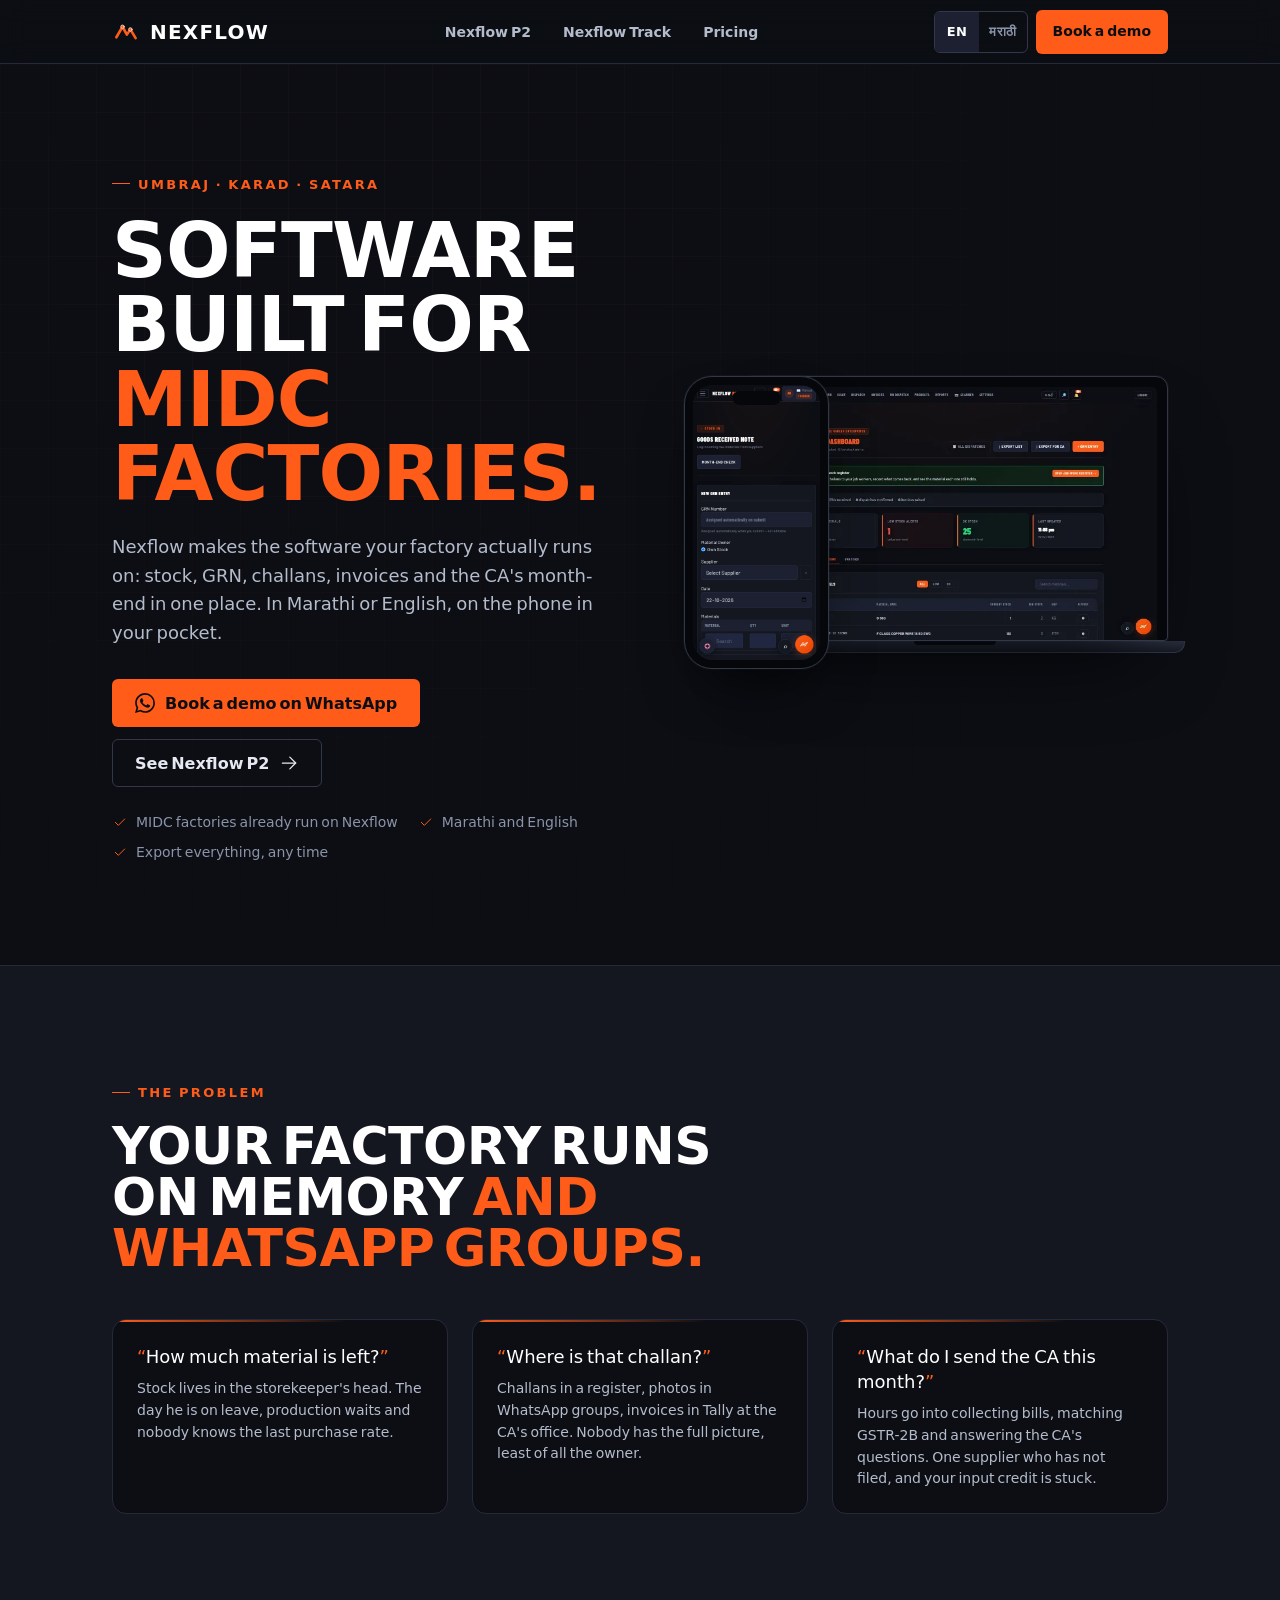
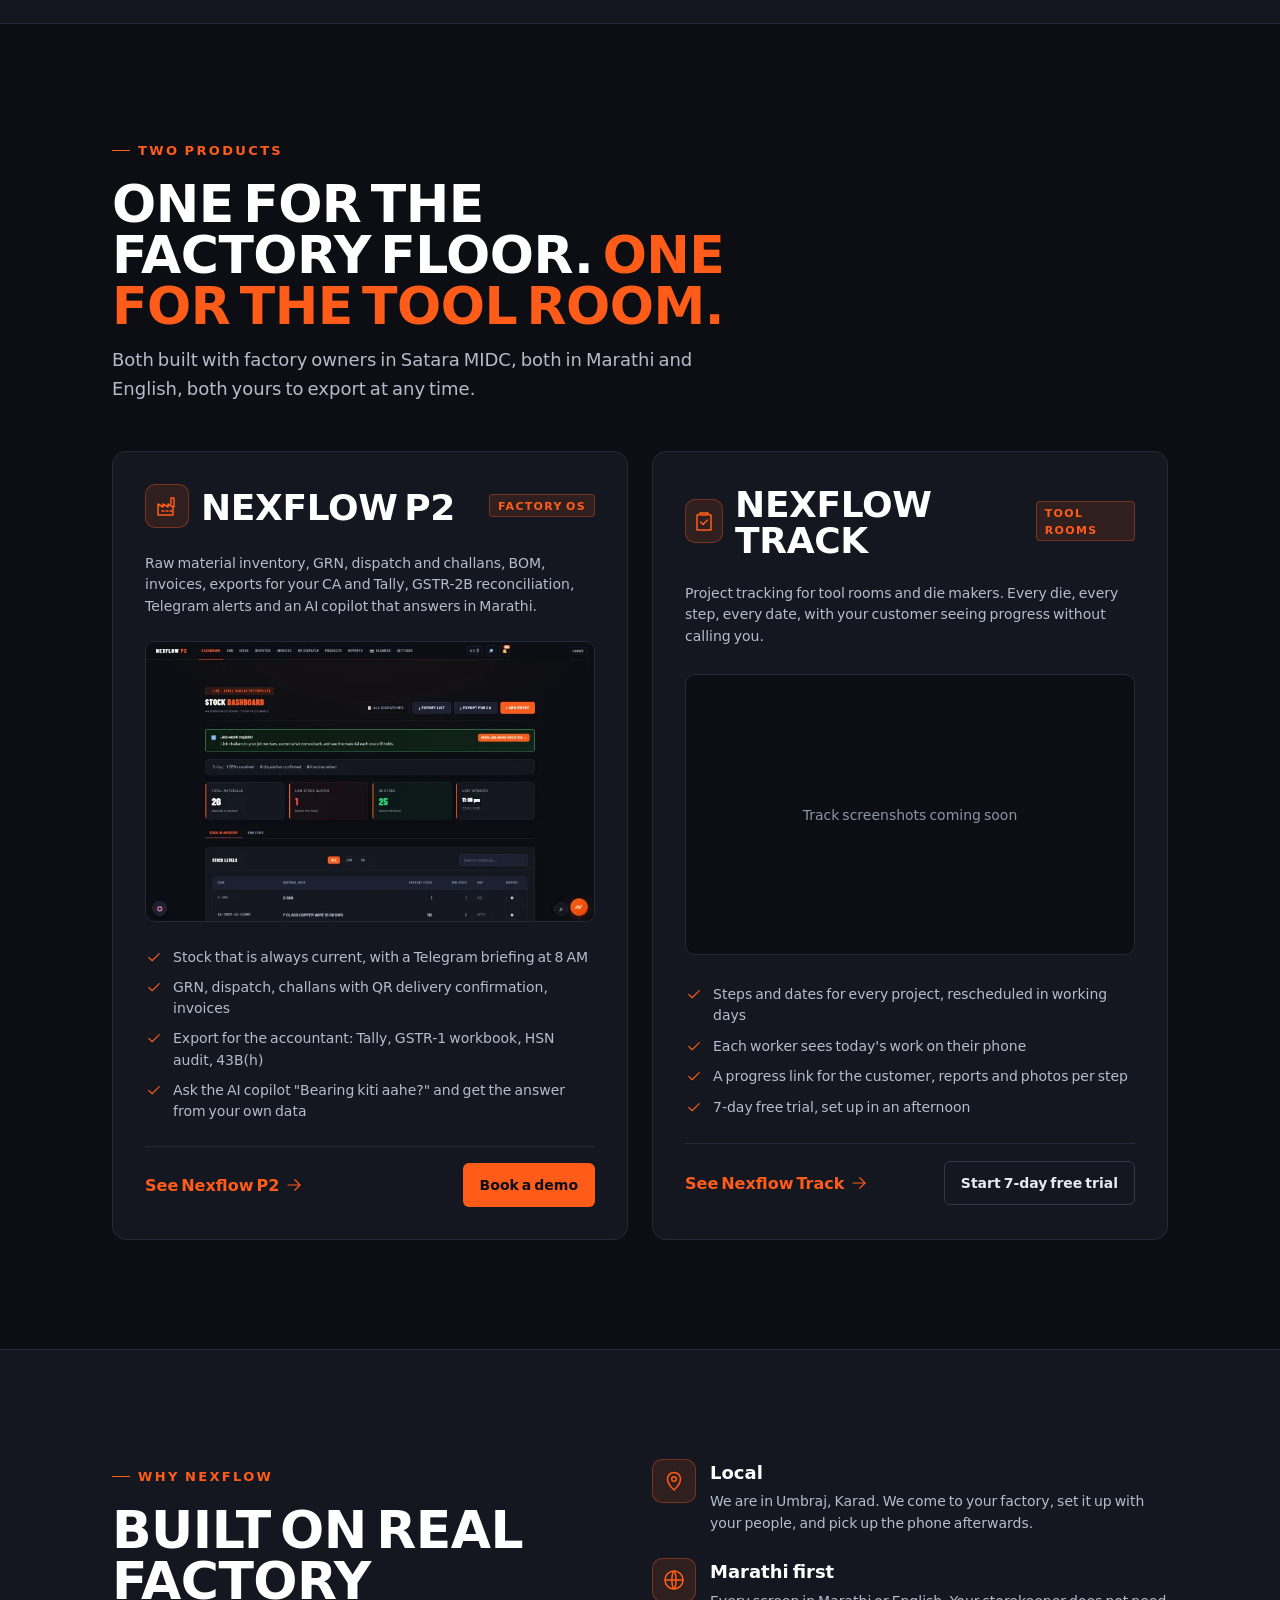
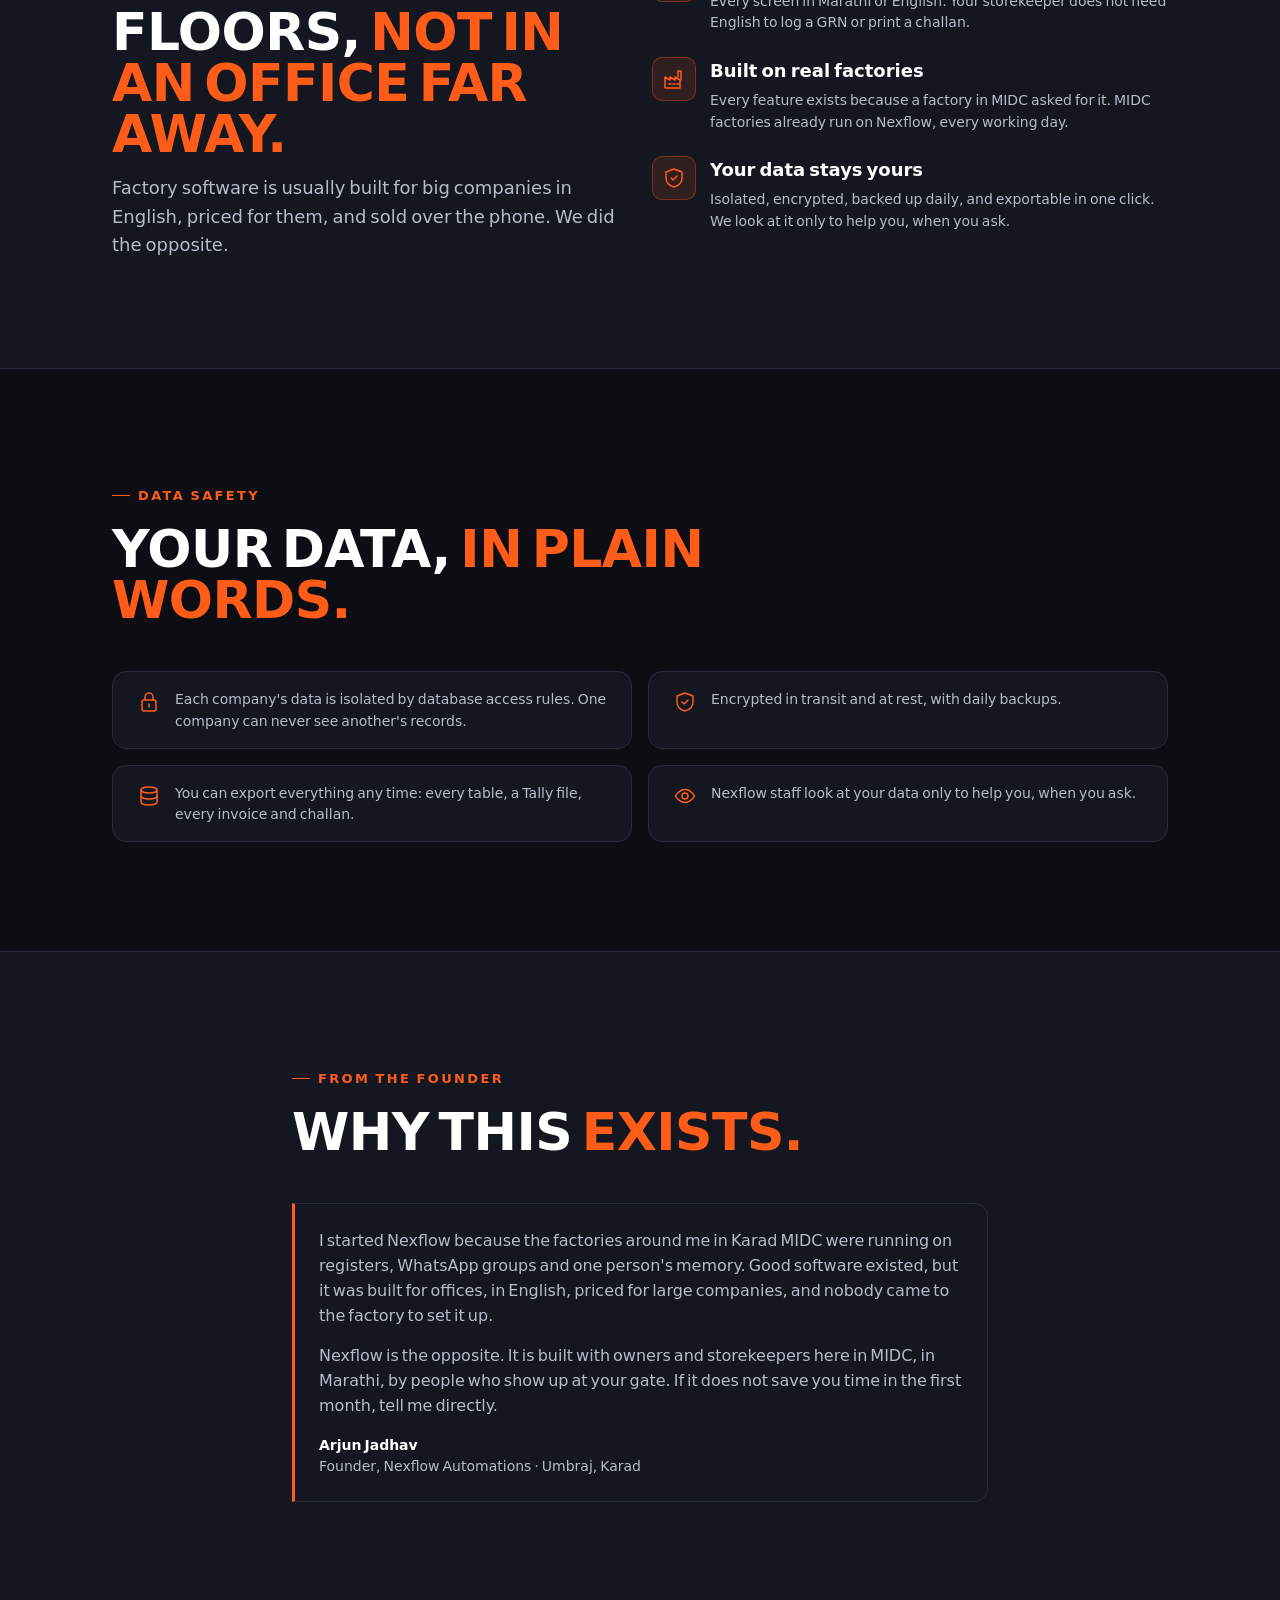
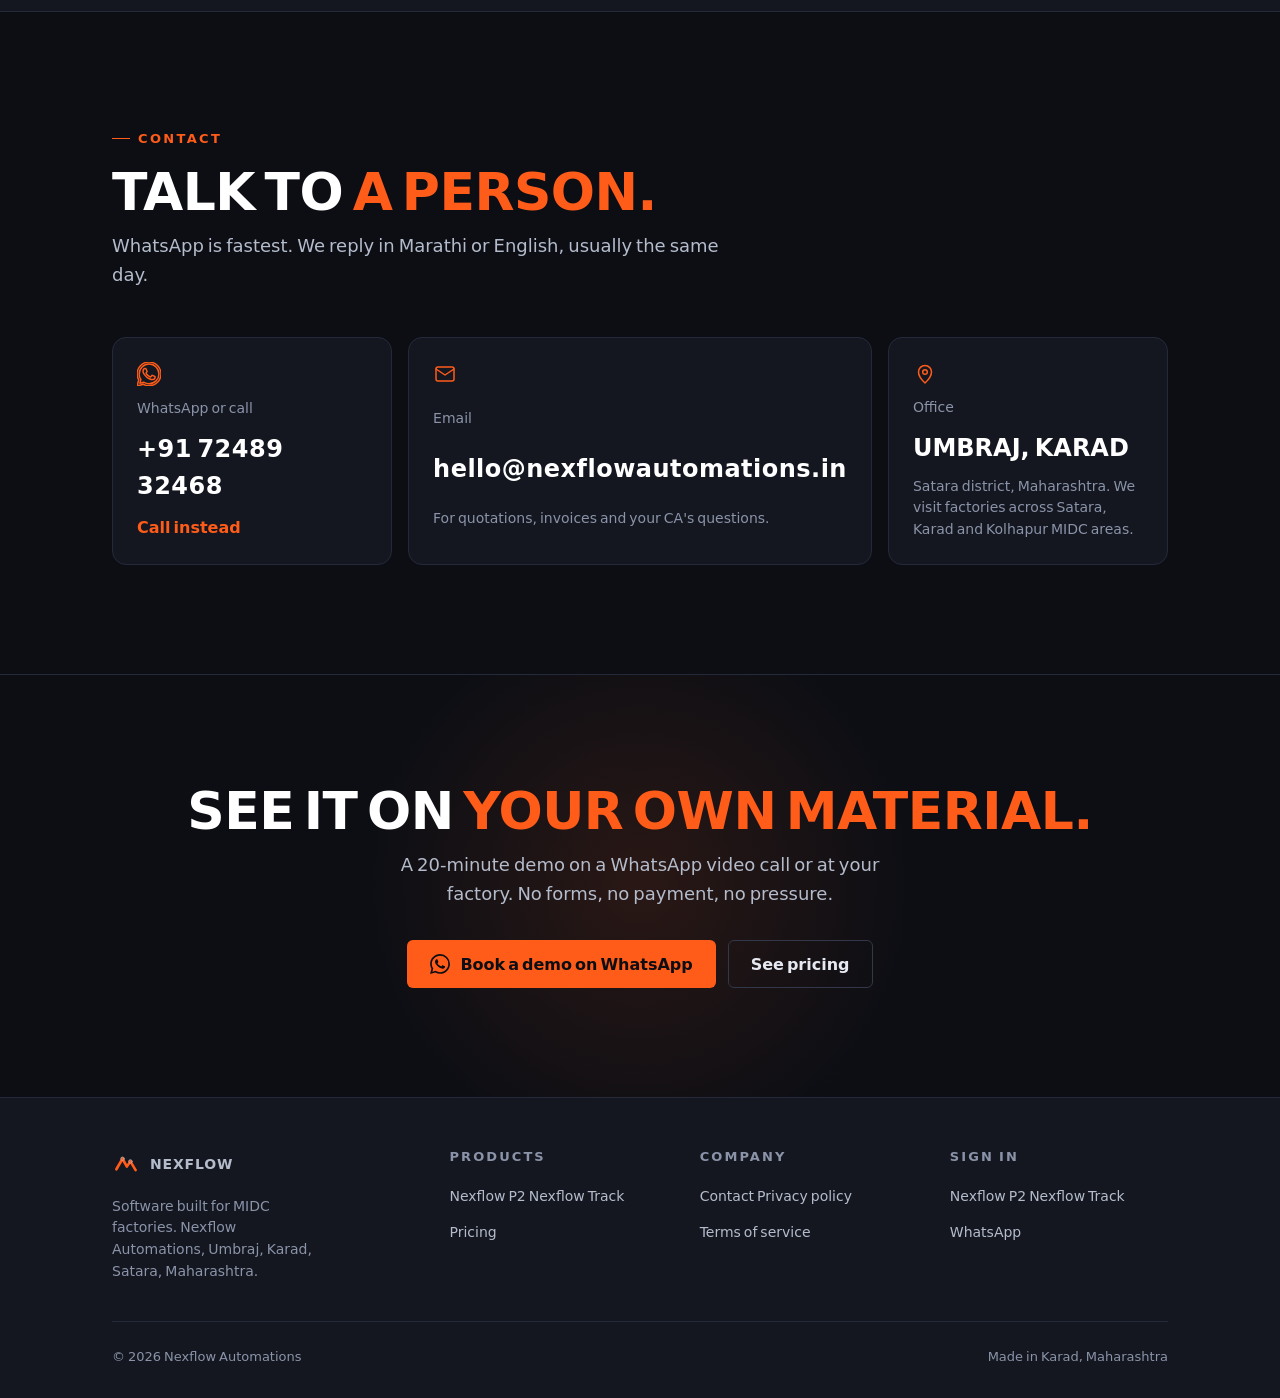
<file: index.html>
<!DOCTYPE html>
<html lang="en">
<head>
<meta charset="UTF-8">
<meta name="viewport" content="width=device-width, initial-scale=1">
<title>Nexflow Automations — Software built for MIDC factories</title>
<meta name="description" content="Nexflow builds the software MIDC factories run on: Nexflow P2 for raw material, GRN, challans, invoices and the CA's month-end, and Nexflow Track for tool rooms. Marathi and English. Umbraj, Karad, Satara.">
<link rel="canonical" href="https://www.nexflowautomations.in/">
<meta property="og:type" content="website">
<meta property="og:site_name" content="Nexflow Automations">
<meta property="og:title" content="Nexflow Automations — Software built for MIDC factories">
<meta property="og:description" content="Raw material, GRN, challans, invoices and the CA's month-end in one place, in Marathi or English. Built in Karad for MIDC factories.">
<meta property="og:url" content="https://www.nexflowautomations.in/">
<meta property="og:image" content="https://www.nexflowautomations.in/assets/og.png">
<meta property="og:image:width" content="1200">
<meta property="og:image:height" content="630">
<meta property="og:locale" content="en_IN">
<meta name="twitter:card" content="summary_large_image">
<meta name="theme-color" content="#0c0e14">
<link rel="icon" href="assets/favicon.svg" type="image/svg+xml">
<link rel="icon" href="assets/favicon-32.png" sizes="32x32" type="image/png">
<link rel="apple-touch-icon" href="assets/apple-touch-icon.png">
<link rel="preload" href="assets/fonts/BarlowCondensed-900.woff2" as="font" type="font/woff2" crossorigin>
<link rel="preload" href="assets/fonts/Barlow-400.woff2" as="font" type="font/woff2" crossorigin>
<link rel="stylesheet" href="css/site.css">
<script>document.documentElement.classList.add('js');</script>
<script src="js/site.js" defer></script>
<script type="application/ld+json">
{
  "@context": "https://schema.org",
  "@graph": [
    {
      "@type": "LocalBusiness",
      "@id": "https://www.nexflowautomations.in/#business",
      "name": "Nexflow Automations",
      "url": "https://www.nexflowautomations.in/",
      "image": "https://www.nexflowautomations.in/assets/og.png",
      "telephone": "+917248932468",
      "description": "Software for MIDC manufacturing factories: raw material tracking, GRN, challans, invoices, CA and Tally exports, and project tracking for tool rooms.",
      "address": { "@type": "PostalAddress", "addressLocality": "Umbraj, Karad", "addressRegion": "Maharashtra", "addressCountry": "IN" },
      "areaServed": "Satara, Maharashtra, India",
      "priceRange": "₹₹",
      "sameAs": ["https://track.nexflowautomations.in/"]
    },
    {
      "@type": "Organization",
      "@id": "https://www.nexflowautomations.in/#org",
      "name": "Nexflow Automations",
      "url": "https://www.nexflowautomations.in/",
      "logo": "https://www.nexflowautomations.in/assets/icon-512.png",
      "contactPoint": { "@type": "ContactPoint", "telephone": "+917248932468", "contactType": "sales", "availableLanguage": ["en", "mr"] }
    }
  ]
}
</script>
</head>
<body>

<!-- header -->
<a class="sr-only" href="#main" data-i18n="nav.skip">Skip to content</a>
<header class="site-header">
  <div class="container">
    <a class="brand" href="/" aria-label="Nexflow Automations, home"><svg class="icon" aria-hidden="true" viewBox="0 0 64 64"><use href="assets/icons.svg#mark"/></svg>Nexflow</a>
    <nav class="nav" aria-label="Main">
      <a class="nav-link" href="/p2" data-i18n="nav.p2">Nexflow P2</a>
      <a class="nav-link" href="/track" data-i18n="nav.track">Nexflow Track</a>
      <a class="nav-link" href="/pricing" data-i18n="nav.pricing">Pricing</a>
    </nav>
    <div class="header-actions">
      <div class="lang-toggle" role="group" aria-label="Language">
        <button type="button" data-lang="en" aria-pressed="true" lang="en">EN</button>
        <button type="button" data-lang="mr" aria-pressed="false" lang="mr">मराठी</button>
      </div>
      <a class="btn btn--primary btn--sm header-cta" data-cta="p2" href="https://wa.me/917248932468?text=Hi%20Nexflow%2C%20I%20want%20a%20demo%20of%20Nexflow%20P2%20for%20my%20factory.">Book a demo</a>
      <button type="button" class="menu-btn" aria-expanded="false" aria-controls="drawer" aria-label="Menu"><svg class="icon" aria-hidden="true"><use href="assets/icons.svg#menu"/></svg></button>
    </div>
  </div>
</header>
<div class="drawer" id="drawer" data-open="false">
  <a href="/p2" data-i18n="nav.p2">Nexflow P2</a>
  <a href="/track" data-i18n="nav.track">Nexflow Track</a>
  <a href="/pricing" data-i18n="nav.pricing">Pricing</a>
  <a href="https://nexflowautomations.in/login.html" data-i18n="nav.signinP2">Sign in to Nexflow P2</a>
  <a href="https://track.nexflowautomations.in/" data-i18n="nav.signinTrack">Sign in to Nexflow Track</a>
  <a class="btn btn--primary" data-cta="p2" href="https://wa.me/917248932468?text=Hi%20Nexflow%2C%20I%20want%20a%20demo%20of%20Nexflow%20P2%20for%20my%20factory.">Book a demo</a>
</div>
<!-- /header -->

<main id="main">

<!-- HERO -->
<section class="hero">
  <div class="container hero__inner">
    <div class="hero__copy">
      <p class="eyebrow" data-i18n="home.hero.eyebrow">Umbraj · Karad · Satara</p>
      <h1 class="display display--hero" data-i18n-html="home.hero.title">Software built for <em>MIDC factories.</em></h1>
      <p class="lead" data-i18n="home.hero.lead">Nexflow makes the software your factory actually runs on: stock, GRN, challans, invoices and the CA's month-end in one place. In Marathi or English, on the phone in your pocket.</p>
      <div class="btn-row">
        <a class="btn btn--primary" data-cta="p2" href="https://wa.me/917248932468?text=Hi%20Nexflow%2C%20I%20want%20a%20demo%20of%20Nexflow%20P2%20for%20my%20factory."><svg class="icon icon--fill" aria-hidden="true"><use href="assets/icons.svg#whatsapp"/></svg><span data-i18n="cta.demo">Book a demo on WhatsApp</span></a>
        <a class="btn btn--ghost" href="/p2"><span data-i18n="home.hero.seeP2">See Nexflow P2</span><svg class="icon" aria-hidden="true"><use href="assets/icons.svg#arrow"/></svg></a>
      </div>
      <ul class="hero__trust">
        <li><svg class="icon" aria-hidden="true"><use href="assets/icons.svg#check"/></svg><span data-i18n="trust.live">MIDC factories already run on Nexflow</span></li>
        <li><svg class="icon" aria-hidden="true"><use href="assets/icons.svg#check"/></svg><span data-i18n="trust.lang">Marathi and English</span></li>
        <li><svg class="icon" aria-hidden="true"><use href="assets/icons.svg#check"/></svg><span data-i18n="trust.export">Export everything, any time</span></li>
      </ul>
    </div>
    <div class="hero__visual reveal">
      <div class="device-laptop">
        <div class="device-laptop__screen">
          <picture>
            <source type="image/webp" srcset="assets/shots/dashboard-laptop-sm.webp 720w, assets/shots/dashboard-laptop.webp 1440w" sizes="(min-width: 900px) 560px, 92vw">
            <img src="assets/shots/dashboard-laptop.jpg" srcset="assets/shots/dashboard-laptop-sm.jpg 720w, assets/shots/dashboard-laptop.jpg 1440w" sizes="(min-width: 900px) 560px, 92vw" width="1440" height="900" alt="Nexflow P2 dashboard on a laptop: today's GRNs, dispatches, invoices and low-stock alerts" fetchpriority="high" decoding="async">
          </picture>
        </div>
        <div class="device-laptop__base"></div>
      </div>
      <div class="device-phone">
        <picture>
          <source srcset="assets/shots/grn-phone.webp" type="image/webp">
          <img src="assets/shots/grn-phone.jpg" width="780" height="1688" alt="Logging a GRN on a phone in Nexflow P2" loading="lazy" decoding="async">
        </picture>
      </div>
    </div>
  </div>
</section>

<!-- PROBLEM -->
<section class="section section--surface">
  <div class="container">
    <div class="section-head reveal">
      <p class="eyebrow" data-i18n="home.problem.eyebrow">The problem</p>
      <h2 class="display display--xl" data-i18n-html="home.problem.title">Your factory runs on memory <em>and WhatsApp groups.</em></h2>
    </div>
    <div class="grid grid--3">
      <article class="card card--bg problem reveal">
        <blockquote data-i18n="home.problem.q1">How much material is left?</blockquote>
        <p data-i18n="home.problem.a1">Stock lives in the storekeeper's head. The day he is on leave, production waits and nobody knows the last purchase rate.</p>
      </article>
      <article class="card card--bg problem reveal" data-delay="1">
        <blockquote data-i18n="home.problem.q2">Where is that challan?</blockquote>
        <p data-i18n="home.problem.a2">Challans in a register, photos in WhatsApp groups, invoices in Tally at the CA's office. Nobody has the full picture, least of all the owner.</p>
      </article>
      <article class="card card--bg problem reveal" data-delay="2">
        <blockquote data-i18n="home.problem.q3">What do I send the CA this month?</blockquote>
        <p data-i18n="home.problem.a3">Hours go into collecting bills, matching GSTR-2B and answering the CA's questions. One supplier who has not filed, and your input credit is stuck.</p>
      </article>
    </div>
  </div>
</section>

<!-- PRODUCTS -->
<section class="section" id="products">
  <div class="container">
    <div class="section-head reveal">
      <p class="eyebrow" data-i18n="home.products.eyebrow">Two products</p>
      <h2 class="display display--xl" data-i18n-html="home.products.title">One for the factory floor. <em>One for the tool room.</em></h2>
      <p class="lead" data-i18n="home.products.lead">Both built with factory owners in Satara MIDC, both in Marathi and English, both yours to export at any time.</p>
    </div>
    <div class="grid grid--2">
      <article class="card product reveal">
        <div class="product__head">
          <span class="icon-box" style="margin:0"><svg class="icon" aria-hidden="true"><use href="assets/icons.svg#factory"/></svg></span>
          <h3 class="display" style="margin:0">Nexflow P2</h3>
          <span class="tag" data-i18n="home.p2.tag">Factory OS</span>
        </div>
        <p data-i18n="home.p2.desc">Raw material inventory, GRN, dispatch and challans, BOM, invoices, exports for your CA and Tally, GSTR-2B reconciliation, Telegram alerts and an AI copilot that answers in Marathi.</p>
        <div class="product__visual">
          <picture>
            <source type="image/webp" srcset="assets/shots/dashboard-laptop-sm.webp 720w, assets/shots/dashboard-laptop.webp 1440w" sizes="(min-width: 900px) 560px, 92vw">
            <img src="assets/shots/dashboard-laptop.jpg" srcset="assets/shots/dashboard-laptop-sm.jpg 720w, assets/shots/dashboard-laptop.jpg 1440w" sizes="(min-width: 900px) 560px, 92vw" width="1440" height="900" alt="Nexflow P2 dashboard" loading="lazy" decoding="async">
          </picture>
        </div>
        <ul>
          <li><svg class="icon" aria-hidden="true"><use href="assets/icons.svg#check"/></svg><span data-i18n="home.p2.b1">Stock that is always current, with a Telegram briefing at 8 AM</span></li>
          <li><svg class="icon" aria-hidden="true"><use href="assets/icons.svg#check"/></svg><span data-i18n="home.p2.b2">GRN, dispatch, challans with QR delivery confirmation, invoices</span></li>
          <li><svg class="icon" aria-hidden="true"><use href="assets/icons.svg#check"/></svg><span data-i18n="home.p2.b3">Export for the accountant: Tally, GSTR-1 workbook, HSN audit, 43B(h)</span></li>
          <li><svg class="icon" aria-hidden="true"><use href="assets/icons.svg#check"/></svg><span data-i18n="home.p2.b4">Ask the AI copilot "Bearing kiti aahe?" and get the answer from your own data</span></li>
        </ul>
        <div class="product__foot">
          <a class="link" href="/p2"><span data-i18n="home.p2.more">See Nexflow P2</span><svg class="icon icon--sm" aria-hidden="true"><use href="assets/icons.svg#arrow"/></svg></a>
          <a class="btn btn--primary btn--sm" data-cta="p2" href="https://wa.me/917248932468?text=Hi%20Nexflow%2C%20I%20want%20a%20demo%20of%20Nexflow%20P2%20for%20my%20factory.">Book a demo</a>
        </div>
      </article>
      <article class="card product reveal" data-delay="1">
        <div class="product__head">
          <span class="icon-box" style="margin:0"><svg class="icon" aria-hidden="true"><use href="assets/icons.svg#track"/></svg></span>
          <h3 class="display" style="margin:0">Nexflow Track</h3>
          <span class="tag" data-i18n="home.track.tag">Tool rooms</span>
        </div>
        <p data-i18n="home.track.desc">Project tracking for tool rooms and die makers. Every die, every step, every date, with your customer seeing progress without calling you.</p>
        <div class="product__visual" aria-hidden="true">
          <!-- TODO(track-session): replace with a Track screenshot (assets/shots/track-*.webp + .jpg) -->
          <div style="display:flex;align-items:center;justify-content:center;height:100%;color:var(--muted);font-size:14px" data-i18n="track.shotTodo">Track screenshots coming soon</div>
        </div>
        <ul>
          <li><svg class="icon" aria-hidden="true"><use href="assets/icons.svg#check"/></svg><span data-i18n="home.track.b1">Steps and dates for every project, rescheduled in working days</span></li>
          <li><svg class="icon" aria-hidden="true"><use href="assets/icons.svg#check"/></svg><span data-i18n="home.track.b2">Each worker sees today's work on their phone</span></li>
          <li><svg class="icon" aria-hidden="true"><use href="assets/icons.svg#check"/></svg><span data-i18n="home.track.b3">A progress link for the customer, reports and photos per step</span></li>
          <li><svg class="icon" aria-hidden="true"><use href="assets/icons.svg#check"/></svg><span data-i18n="home.track.b4">7-day free trial, set up in an afternoon</span></li>
        </ul>
        <div class="product__foot">
          <a class="link" href="/track"><span data-i18n="home.track.more">See Nexflow Track</span><svg class="icon icon--sm" aria-hidden="true"><use href="assets/icons.svg#arrow"/></svg></a>
          <a class="btn btn--ghost btn--sm" href="https://track.nexflowautomations.in/" data-i18n="cta.trialTrack">Start 7-day free trial</a>
        </div>
      </article>
    </div>
  </div>
</section>

<!-- WHY -->
<section class="section section--surface" id="why">
  <div class="container">
    <div class="grid grid--2" style="align-items:start">
      <div class="section-head reveal" style="margin-bottom:0">
        <p class="eyebrow" data-i18n="home.why.eyebrow">Why Nexflow</p>
        <h2 class="display display--xl" data-i18n-html="home.why.title">Built on real factory floors, <em>not in an office far away.</em></h2>
        <p class="lead" data-i18n="home.why.lead">Factory software is usually built for big companies in English, priced for them, and sold over the phone. We did the opposite.</p>
      </div>
      <div class="why">
        <div class="why__item reveal">
          <span class="icon-box"><svg class="icon" aria-hidden="true"><use href="assets/icons.svg#pin"/></svg></span>
          <div><h3 data-i18n="home.why.1t">Local</h3><p data-i18n="home.why.1d">We are in Umbraj, Karad. We come to your factory, set it up with your people, and pick up the phone afterwards.</p></div>
        </div>
        <div class="why__item reveal" data-delay="1">
          <span class="icon-box"><svg class="icon" aria-hidden="true"><use href="assets/icons.svg#language"/></svg></span>
          <div><h3 data-i18n="home.why.2t">Marathi first</h3><p data-i18n="home.why.2d">Every screen in Marathi or English. Your storekeeper does not need English to log a GRN or print a challan.</p></div>
        </div>
        <div class="why__item reveal" data-delay="2">
          <span class="icon-box"><svg class="icon" aria-hidden="true"><use href="assets/icons.svg#factory"/></svg></span>
          <div><h3 data-i18n="home.why.3t">Built on real factories</h3><p data-i18n="home.why.3d">Every feature exists because a factory in MIDC asked for it. MIDC factories already run on Nexflow, every working day.</p></div>
        </div>
        <div class="why__item reveal" data-delay="3">
          <span class="icon-box"><svg class="icon" aria-hidden="true"><use href="assets/icons.svg#shield"/></svg></span>
          <div><h3 data-i18n="home.why.4t">Your data stays yours</h3><p data-i18n="home.why.4d">Isolated, encrypted, backed up daily, and exportable in one click. We look at it only to help you, when you ask.</p></div>
        </div>
      </div>
    </div>
  </div>
</section>

<!-- DATA SAFETY -->
<section class="section" id="data">
  <div class="container">
    <div class="section-head reveal">
      <p class="eyebrow" data-i18n="home.data.eyebrow">Data safety</p>
      <h2 class="display display--xl" data-i18n-html="home.data.title">Your data, <em>in plain words.</em></h2>
    </div>
    <div class="safety">
      <div class="card reveal"><svg class="icon" aria-hidden="true"><use href="assets/icons.svg#lock"/></svg><p data-i18n="home.data.1">Each company's data is isolated by database access rules. One company can never see another's records.</p></div>
      <div class="card reveal" data-delay="1"><svg class="icon" aria-hidden="true"><use href="assets/icons.svg#shield"/></svg><p data-i18n="home.data.2">Encrypted in transit and at rest, with daily backups.</p></div>
      <div class="card reveal" data-delay="2"><svg class="icon" aria-hidden="true"><use href="assets/icons.svg#database"/></svg><p data-i18n="home.data.3">You can export everything any time: every table, a Tally file, every invoice and challan.</p></div>
      <div class="card reveal" data-delay="3"><svg class="icon" aria-hidden="true"><use href="assets/icons.svg#eye"/></svg><p data-i18n="home.data.4">Nexflow staff look at your data only to help you, when you ask.</p></div>
    </div>
  </div>
</section>

<!-- FOUNDER NOTE -->
<section class="section section--surface" id="founder">
  <div class="container container--narrow">
    <div class="section-head reveal">
      <p class="eyebrow" data-i18n="home.founder.eyebrow">From the founder</p>
      <h2 class="display display--xl" data-i18n-html="home.founder.title">Why this <em>exists.</em></h2>
    </div>
    <!-- TODO(founder): rewrite in your own words -->
    <div class="note reveal">
      <p data-i18n="home.founder.p1">I started Nexflow because the factories around me in Karad MIDC were running on registers, WhatsApp groups and one person's memory. Good software existed, but it was built for offices, in English, priced for large companies, and nobody came to the factory to set it up.</p>
      <p data-i18n="home.founder.p2">Nexflow is the opposite. It is built with owners and storekeepers here in MIDC, in Marathi, by people who show up at your gate. If it does not save you time in the first month, tell me directly.</p>
      <p class="note__sig"><b data-i18n="home.founder.name">Arjun Jadhav</b><span data-i18n="home.founder.role">Founder, Nexflow Automations · Umbraj, Karad</span></p>
    </div>
    <!-- /TODO(founder) -->
  </div>
</section>

<!-- CONTACT -->
<section class="section" id="contact">
  <div class="container">
    <div class="section-head reveal">
      <p class="eyebrow" data-i18n="home.contact.eyebrow">Contact</p>
      <h2 class="display display--xl" data-i18n-html="home.contact.title">Talk to <em>a person.</em></h2>
      <p class="lead" data-i18n="home.contact.lead">WhatsApp is fastest. We reply in Marathi or English, usually the same day.</p>
    </div>
    <div class="contact">
      <div class="card reveal">
        <svg class="icon" aria-hidden="true"><use href="assets/icons.svg#whatsapp"/></svg>
        <span class="small muted" data-i18n="home.contact.wa">WhatsApp or call</span>
        <a class="big" href="https://wa.me/917248932468?text=Hi%20Nexflow%2C%20I%20have%20a%20question." data-wa="general">+91 72489 32468</a>
        <a class="link" href="tel:+917248932468" data-i18n="home.contact.call">Call instead</a>
      </div>
      <div class="card reveal" data-delay="1">
        <svg class="icon" aria-hidden="true"><use href="assets/icons.svg#mail"/></svg>
        <span class="small muted" data-i18n="home.contact.email">Email</span>
        <!-- TODO(founder): create this mailbox before launch -->
        <a class="big" href="mailto:hello@nexflowautomations.in" style="text-transform:none">hello@nexflowautomations.in</a>
        <span class="small muted" data-i18n="home.contact.emailNote">For quotations, invoices and your CA's questions.</span>
      </div>
      <div class="card reveal" data-delay="2">
        <svg class="icon" aria-hidden="true"><use href="assets/icons.svg#pin"/></svg>
        <span class="small muted" data-i18n="home.contact.addr">Office</span>
        <span class="big" style="font-family:var(--font-display);font-weight:800;font-size:var(--t-lg);color:var(--white);text-transform:uppercase" data-i18n="home.contact.addr1">Umbraj, Karad</span>
        <span class="small muted" data-i18n="home.contact.addr2">Satara district, Maharashtra. We visit factories across Satara, Karad and Kolhapur MIDC areas.</span>
      </div>
    </div>
  </div>
</section>

<!-- CTA -->
<section class="section cta-band">
  <div class="container">
    <h2 class="display display--xl reveal" data-i18n-html="home.cta.title">See it on <em>your own material.</em></h2>
    <p class="lead reveal" data-i18n="home.cta.lead">A 20-minute demo on a WhatsApp video call or at your factory. No forms, no payment, no pressure.</p>
    <div class="btn-row reveal">
      <a class="btn btn--primary" data-cta="p2" href="https://wa.me/917248932468?text=Hi%20Nexflow%2C%20I%20want%20a%20demo%20of%20Nexflow%20P2%20for%20my%20factory."><svg class="icon icon--fill" aria-hidden="true"><use href="assets/icons.svg#whatsapp"/></svg><span data-i18n="cta.demo">Book a demo on WhatsApp</span></a>
      <a class="btn btn--ghost" href="/pricing" data-i18n="cta.pricing">See pricing</a>
    </div>
  </div>
</section>

</main>

<!-- footer -->
<footer class="site-footer">
  <div class="container">
    <div class="footer-grid">
      <div class="footer-col">
        <a class="brand" href="/" aria-label="Nexflow Automations, home"><svg class="icon" aria-hidden="true" viewBox="0 0 64 64"><use href="assets/icons.svg#mark"/></svg>Nexflow</a>
        <p data-i18n="footer.tagline">Software built for MIDC factories. Nexflow Automations, Umbraj, Karad, Satara, Maharashtra.</p>
      </div>
      <div class="footer-col">
        <h3 data-i18n="footer.products">Products</h3>
        <a href="/p2" data-i18n="nav.p2">Nexflow P2</a>
        <a href="/track" data-i18n="nav.track">Nexflow Track</a>
        <a href="/pricing" data-i18n="nav.pricing">Pricing</a>
      </div>
      <div class="footer-col">
        <h3 data-i18n="footer.company">Company</h3>
        <a href="/#contact" data-i18n="footer.contact">Contact</a>
        <a href="/privacy" data-i18n="footer.privacy">Privacy policy</a>
        <a href="/terms" data-i18n="footer.terms">Terms of service</a>
      </div>
      <div class="footer-col">
        <h3 data-i18n="footer.signin">Sign in</h3>
        <a href="https://nexflowautomations.in/login.html" data-i18n="nav.p2">Nexflow P2</a>
        <a href="https://track.nexflowautomations.in/" data-i18n="nav.track">Nexflow Track</a>
        <a href="https://wa.me/917248932468?text=Hi%20Nexflow%2C%20I%20have%20a%20question." data-wa="general">WhatsApp</a>
      </div>
    </div>
    <div class="footer-bottom">
      <span>© 2026 Nexflow Automations</span>
      <span data-i18n="footer.made">Made in Karad, Maharashtra</span>
    </div>
  </div>
</footer>
<div class="wa-bar">
  <a class="btn" href="https://wa.me/917248932468?text=Hi%20Nexflow%2C%20I%20saw%20your%20website%20and%20want%20to%20book%20a%20demo." data-wa="demo"><svg class="icon icon--fill" aria-hidden="true"><use href="assets/icons.svg#whatsapp"/></svg><span data-i18n="cta.demo">Book a demo on WhatsApp</span></a>
</div>
<!-- /footer -->

</body>
</html>
</file>
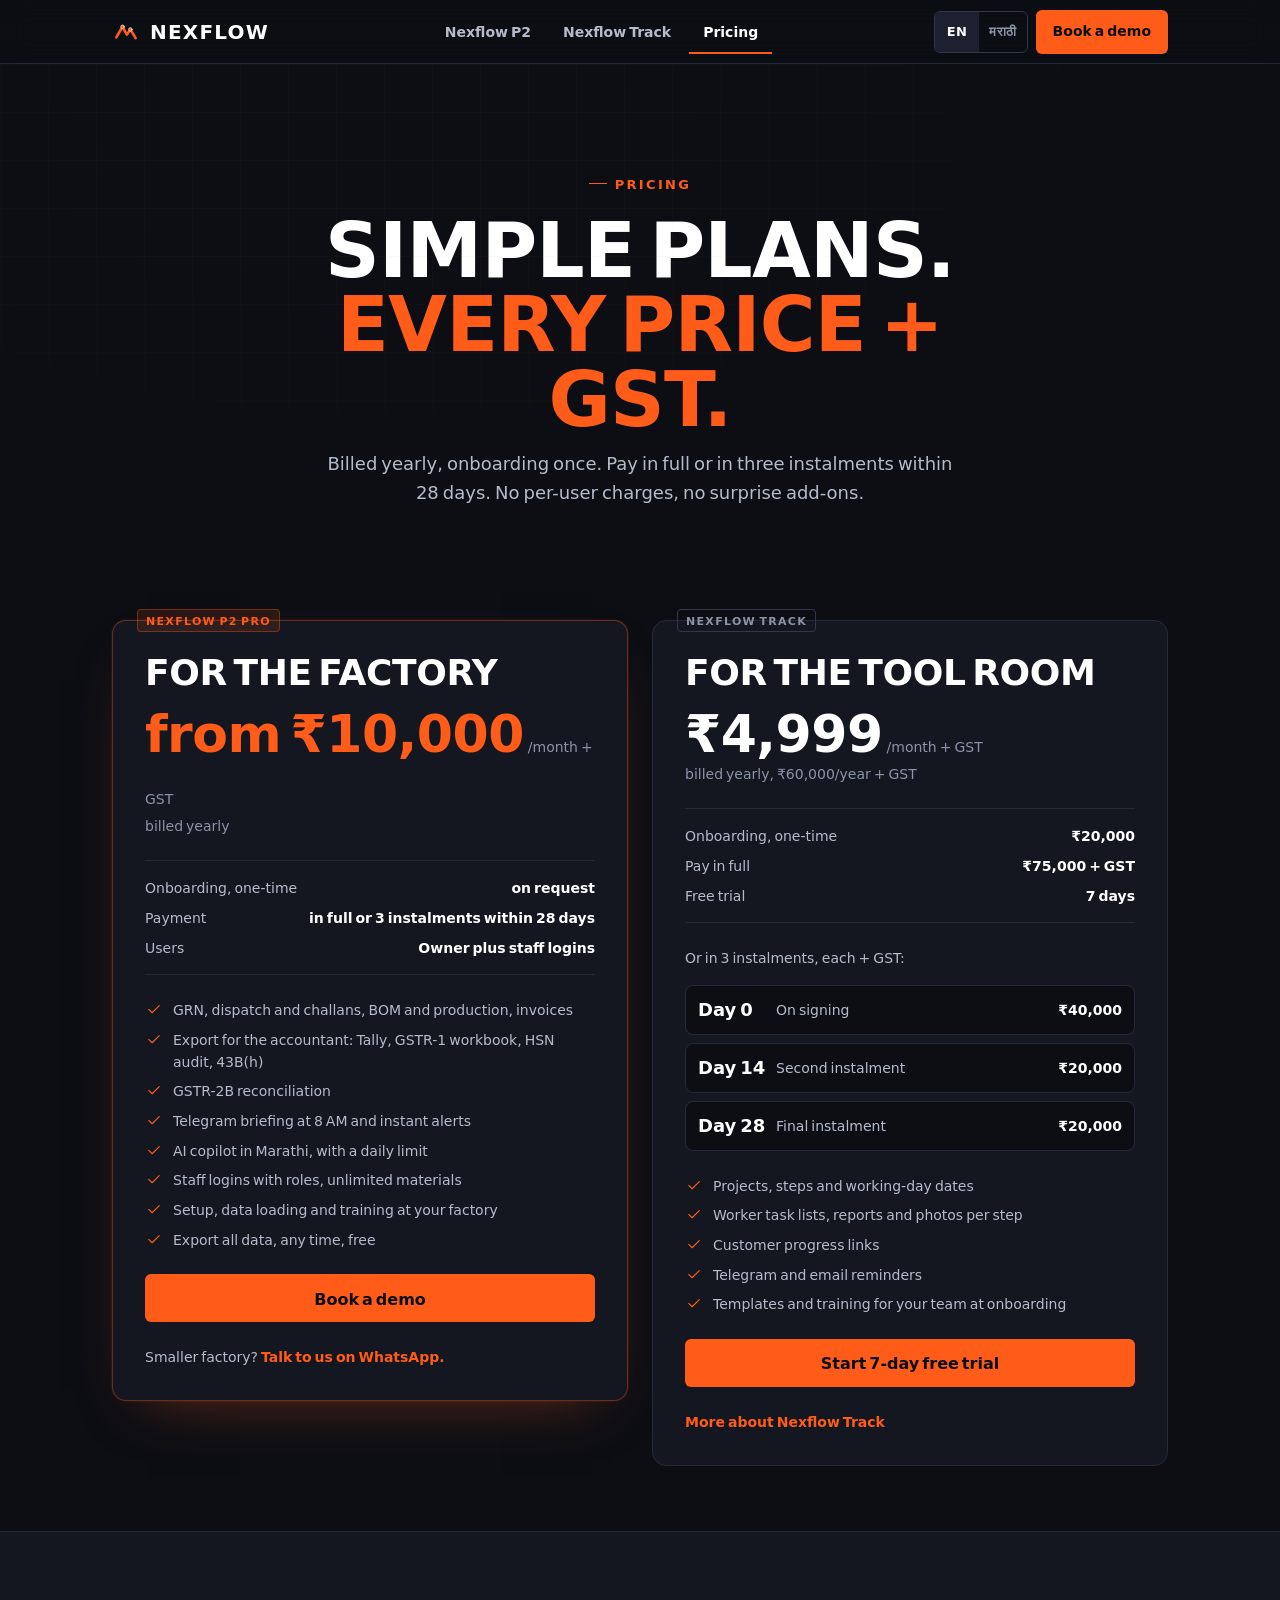
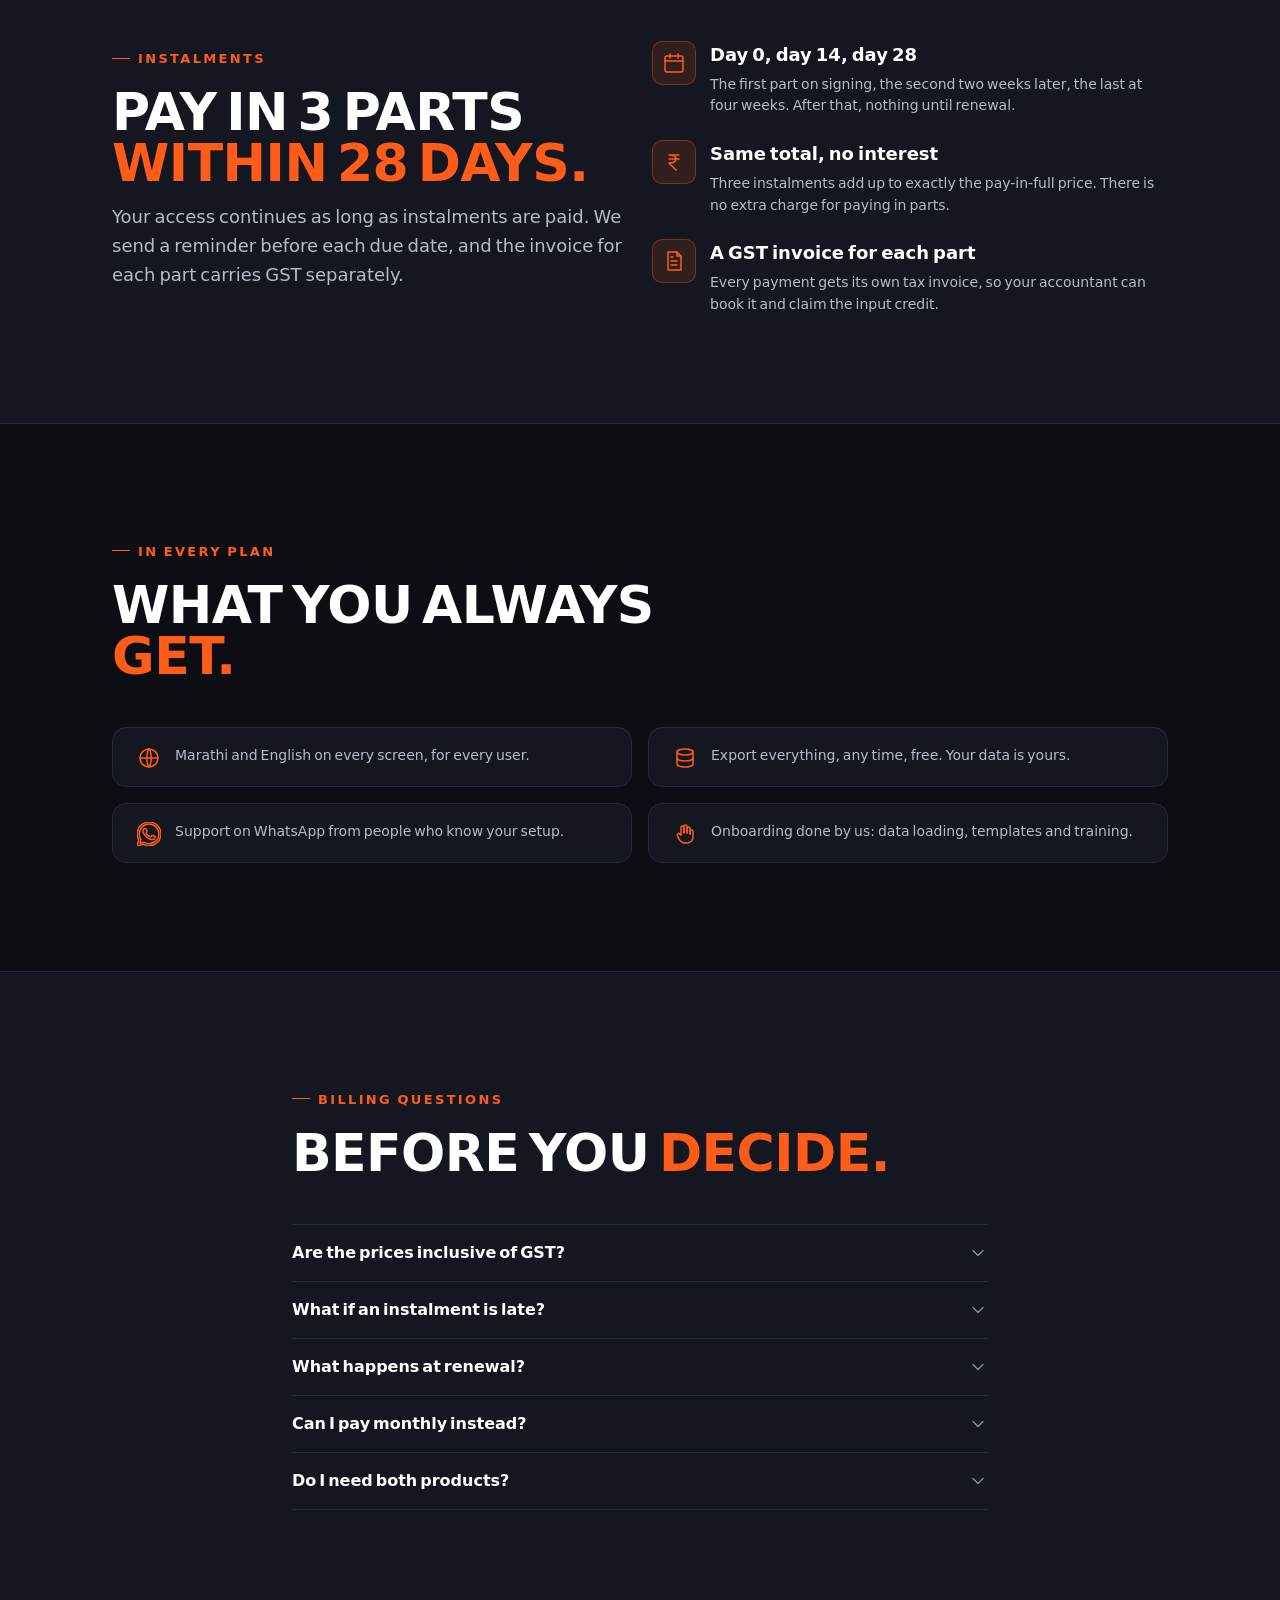
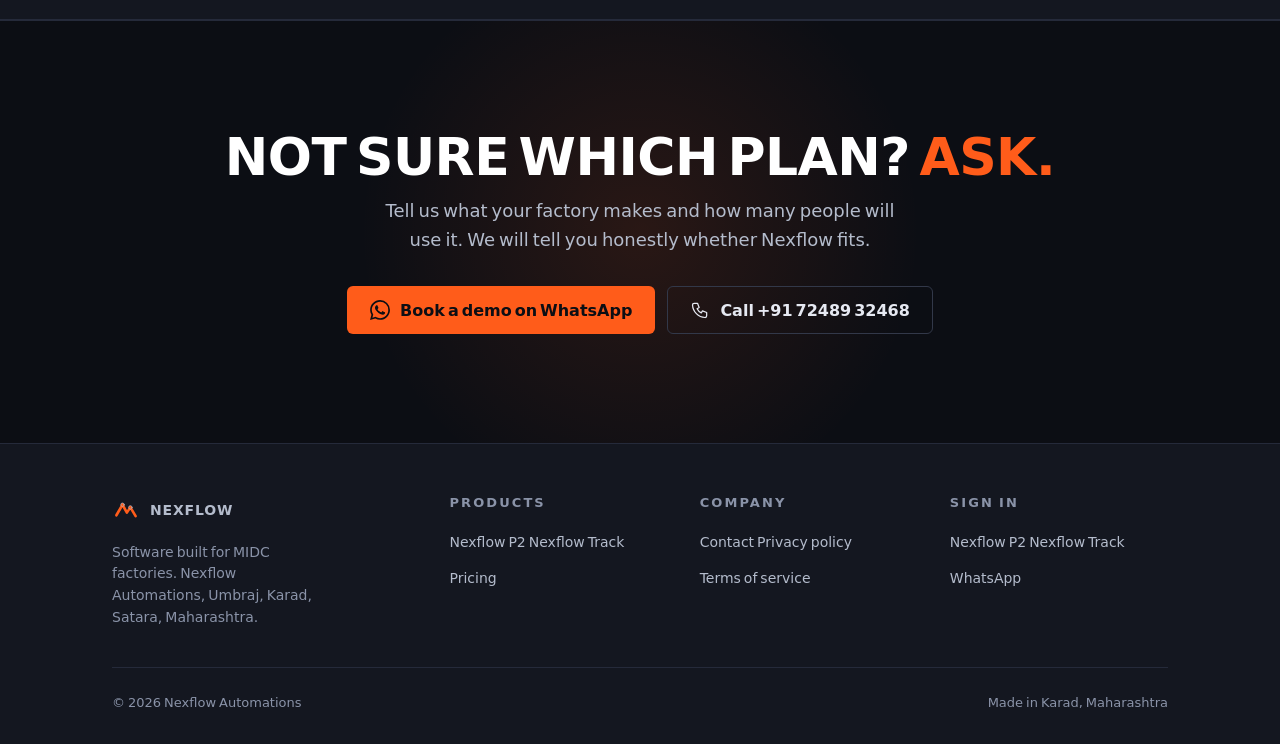
<file: pricing.html>
<!DOCTYPE html>
<html lang="en">
<head>
<meta charset="UTF-8">
<meta name="viewport" content="width=device-width, initial-scale=1">
<title>Pricing — Nexflow P2 and Nexflow Track</title>
<meta name="description" content="Nexflow P2 from ₹10,000 a month billed yearly plus a one-time onboarding fee. Nexflow Track ₹4,999 a month billed yearly plus ₹20,000 onboarding, with a 7-day free trial. Every price plus GST; pay in full or in 3 instalments within 28 days.">
<link rel="canonical" href="https://www.nexflowautomations.in/pricing">
<meta property="og:type" content="website">
<meta property="og:site_name" content="Nexflow Automations">
<meta property="og:title" content="Pricing — Nexflow P2 and Nexflow Track">
<meta property="og:description" content="Simple yearly plans for MIDC factories and tool rooms. Pay in full or in 3 instalments within 28 days. Every price plus GST.">
<meta property="og:url" content="https://www.nexflowautomations.in/pricing">
<meta property="og:image" content="https://www.nexflowautomations.in/assets/og.png">
<meta property="og:image:width" content="1200">
<meta property="og:image:height" content="630">
<meta property="og:locale" content="en_IN">
<meta name="twitter:card" content="summary_large_image">
<meta name="theme-color" content="#0c0e14">
<link rel="icon" href="assets/favicon.svg" type="image/svg+xml">
<link rel="icon" href="assets/favicon-32.png" sizes="32x32" type="image/png">
<link rel="apple-touch-icon" href="assets/apple-touch-icon.png">
<link rel="preload" href="assets/fonts/BarlowCondensed-900.woff2" as="font" type="font/woff2" crossorigin>
<link rel="preload" href="assets/fonts/Barlow-400.woff2" as="font" type="font/woff2" crossorigin>
<link rel="stylesheet" href="css/site.css">
<script>document.documentElement.classList.add('js');</script>
<script src="js/site.js" defer></script>
</head>
<body>

<!-- header -->
<a class="sr-only" href="#main" data-i18n="nav.skip">Skip to content</a>
<header class="site-header">
  <div class="container">
    <a class="brand" href="/" aria-label="Nexflow Automations, home"><svg class="icon" aria-hidden="true" viewBox="0 0 64 64"><use href="assets/icons.svg#mark"/></svg>Nexflow</a>
    <nav class="nav" aria-label="Main">
      <a class="nav-link" href="/p2" data-i18n="nav.p2">Nexflow P2</a>
      <a class="nav-link" href="/track" data-i18n="nav.track">Nexflow Track</a>
      <a class="nav-link" href="/pricing" data-i18n="nav.pricing">Pricing</a>
    </nav>
    <div class="header-actions">
      <div class="lang-toggle" role="group" aria-label="Language">
        <button type="button" data-lang="en" aria-pressed="true" lang="en">EN</button>
        <button type="button" data-lang="mr" aria-pressed="false" lang="mr">मराठी</button>
      </div>
      <a class="btn btn--primary btn--sm header-cta" data-cta="p2" href="https://wa.me/917248932468?text=Hi%20Nexflow%2C%20I%20want%20a%20demo%20of%20Nexflow%20P2%20for%20my%20factory.">Book a demo</a>
      <button type="button" class="menu-btn" aria-expanded="false" aria-controls="drawer" aria-label="Menu"><svg class="icon" aria-hidden="true"><use href="assets/icons.svg#menu"/></svg></button>
    </div>
  </div>
</header>
<div class="drawer" id="drawer" data-open="false">
  <a href="/p2" data-i18n="nav.p2">Nexflow P2</a>
  <a href="/track" data-i18n="nav.track">Nexflow Track</a>
  <a href="/pricing" data-i18n="nav.pricing">Pricing</a>
  <a href="https://nexflowautomations.in/login.html" data-i18n="nav.signinP2">Sign in to Nexflow P2</a>
  <a href="https://track.nexflowautomations.in/" data-i18n="nav.signinTrack">Sign in to Nexflow Track</a>
  <a class="btn btn--primary" data-cta="p2" href="https://wa.me/917248932468?text=Hi%20Nexflow%2C%20I%20want%20a%20demo%20of%20Nexflow%20P2%20for%20my%20factory.">Book a demo</a>
</div>
<!-- /header -->

<main id="main">

<section class="hero" style="padding-bottom:0">
  <div class="container">
    <div class="section-head section-head--center reveal">
      <p class="eyebrow" data-i18n="pricing.eyebrow">Pricing</p>
      <h1 class="display display--hero" data-i18n-html="pricing.title">Simple plans. <em>Every price + GST.</em></h1>
      <p class="lead" data-i18n="pricing.lead">Billed yearly, onboarding once. Pay in full or in three instalments within 28 days. No per-user charges, no surprise add-ons.</p>
    </div>
  </div>
</section>

<section class="section section--tight">
  <div class="container">
    <div class="price-grid">

      <!-- P2 PRO -->
      <article class="card price-card card--accent reveal">
        <span class="tag price-card__label" data-i18n="pricing.p2.label">Nexflow P2 Pro</span>
        <div>
          <div class="price-card__name"><h2 class="display" data-i18n="pricing.p2.name">For the factory</h2></div>
          <div class="price-amount price-amount--accent mt-2"><span data-i18n="pricing.from">from</span> ₹<span data-price="p2Pro.monthlyFrom">10,000</span><small data-i18n="pricing.perMonth">/month + GST</small></div>
          <div class="price-sub" data-i18n="pricing.p2.billed">billed yearly</div>
        </div>
        <div class="price-rows">
          <div class="price-row"><span data-i18n="pricing.onboarding">Onboarding, one-time</span><b data-i18n="pricing.p2.onboardingTodo">on request</b></div>
          <div class="price-row"><span data-i18n="pricing.payment">Payment</span><b data-i18n="pricing.p2.payment">in full or 3 instalments within 28 days</b></div>
          <div class="price-row"><span data-i18n="pricing.users">Users</span><b data-i18n="pricing.p2.users">Owner plus staff logins</b></div>
        </div>
        <ul class="checks">
          <li><svg class="icon" aria-hidden="true"><use href="assets/icons.svg#check"/></svg><span data-i18n="pricing.p2.c1">GRN, dispatch and challans, BOM and production, invoices</span></li>
          <li><svg class="icon" aria-hidden="true"><use href="assets/icons.svg#check"/></svg><span data-i18n="pricing.p2.c2">Export for the accountant: Tally, GSTR-1 workbook, HSN audit, 43B(h)</span></li>
          <li><svg class="icon" aria-hidden="true"><use href="assets/icons.svg#check"/></svg><span data-i18n="pricing.p2.c3">GSTR-2B reconciliation</span></li>
          <li><svg class="icon" aria-hidden="true"><use href="assets/icons.svg#check"/></svg><span data-i18n="pricing.p2.c4">Telegram briefing at 8 AM and instant alerts</span></li>
          <li><svg class="icon" aria-hidden="true"><use href="assets/icons.svg#check"/></svg><span data-i18n="pricing.p2.c5">AI copilot in Marathi, with a daily limit</span></li>
          <li><svg class="icon" aria-hidden="true"><use href="assets/icons.svg#check"/></svg><span data-i18n="pricing.p2.c6">Staff logins with roles, unlimited materials</span></li>
          <li><svg class="icon" aria-hidden="true"><use href="assets/icons.svg#check"/></svg><span data-i18n="pricing.p2.c7">Setup, data loading and training at your factory</span></li>
          <li><svg class="icon" aria-hidden="true"><use href="assets/icons.svg#check"/></svg><span data-i18n="pricing.p2.c8">Export all data, any time, free</span></li>
        </ul>
        <a class="btn btn--primary btn--block" data-cta="p2" href="https://wa.me/917248932468?text=Hi%20Nexflow%2C%20I%20want%20a%20demo%20of%20Nexflow%20P2%20for%20my%20factory.">Book a demo</a>
        <p class="price-note"><span data-i18n="pricing.p2.smaller">Smaller factory?</span> <a class="link" href="https://wa.me/917248932468?text=Hi%20Nexflow%2C%20I%20run%20a%20smaller%20factory%20and%20want%20to%20talk%20about%20Nexflow%20P2%20pricing." data-wa="smaller" data-i18n="pricing.p2.smallerLink">Talk to us on WhatsApp.</a></p>
      </article>

      <!-- TRACK -->
      <article class="card price-card reveal" data-delay="1">
        <span class="tag tag--muted price-card__label" data-i18n="pricing.track.label">Nexflow Track</span>
        <div>
          <div class="price-card__name"><h2 class="display" data-i18n="pricing.track.name">For the tool room</h2></div>
          <div class="price-amount mt-2">₹<span data-price="track.monthly">4,999</span><small data-i18n="pricing.perMonth">/month + GST</small></div>
          <div class="price-sub"><span data-i18n="pricing.track.billed">billed yearly, ₹</span><span data-price="track.yearly">60,000</span><span data-i18n="pricing.perYear">/year + GST</span></div>
        </div>
        <div class="price-rows">
          <div class="price-row"><span data-i18n="pricing.onboarding">Onboarding, one-time</span><b>₹<span data-price="track.onboarding">20,000</span></b></div>
          <div class="price-row"><span data-i18n="pricing.track.full">Pay in full</span><b>₹<span data-price="track.full">75,000</span> <span data-i18n="pricing.plusGst">+ GST</span></b></div>
          <div class="price-row"><span data-i18n="pricing.trial">Free trial</span><b><span data-price="track.trialDays">7</span> <span data-i18n="pricing.days">days</span></b></div>
        </div>
        <div>
          <p class="small muted mb-2" data-i18n="pricing.track.orInstalments">Or in 3 instalments, each + GST:</p>
          <ul class="instalments">
            <li><b data-i18n="pricing.day0">Day 0</b><span data-i18n="pricing.track.i1">On signing</span><span>₹<span data-price="track.instalments.0.amount">40,000</span></span></li>
            <li><b data-i18n="pricing.day14">Day 14</b><span data-i18n="pricing.track.i2">Second instalment</span><span>₹<span data-price="track.instalments.1.amount">20,000</span></span></li>
            <li><b data-i18n="pricing.day28">Day 28</b><span data-i18n="pricing.track.i3">Final instalment</span><span>₹<span data-price="track.instalments.2.amount">20,000</span></span></li>
          </ul>
        </div>
        <ul class="checks">
          <li><svg class="icon" aria-hidden="true"><use href="assets/icons.svg#check"/></svg><span data-i18n="pricing.track.c1">Projects, steps and working-day dates</span></li>
          <li><svg class="icon" aria-hidden="true"><use href="assets/icons.svg#check"/></svg><span data-i18n="pricing.track.c2">Worker task lists, reports and photos per step</span></li>
          <li><svg class="icon" aria-hidden="true"><use href="assets/icons.svg#check"/></svg><span data-i18n="pricing.track.c3">Customer progress links</span></li>
          <li><svg class="icon" aria-hidden="true"><use href="assets/icons.svg#check"/></svg><span data-i18n="pricing.track.c4">Telegram and email reminders</span></li>
          <li><svg class="icon" aria-hidden="true"><use href="assets/icons.svg#check"/></svg><span data-i18n="pricing.track.c5">Templates and training for your team at onboarding</span></li>
        </ul>
        <a class="btn btn--primary btn--block" href="https://track.nexflowautomations.in/" data-i18n="cta.trialTrack">Start 7-day free trial</a>
        <p class="price-note"><a class="link" href="/track" data-i18n="pricing.track.more">More about Nexflow Track</a></p>
      </article>

    </div>
  </div>
</section>

<!-- INSTALMENTS -->
<section class="section section--surface" id="instalments">
  <div class="container">
    <div class="grid grid--2" style="align-items:start">
      <div class="section-head reveal" style="margin-bottom:0">
        <p class="eyebrow" data-i18n="pricing.inst.eyebrow">Instalments</p>
        <h2 class="display display--xl" data-i18n-html="pricing.inst.title">Pay in 3 parts <em>within 28 days.</em></h2>
        <p class="lead" data-i18n="pricing.inst.lead">Your access continues as long as instalments are paid. We send a reminder before each due date, and the invoice for each part carries GST separately.</p>
      </div>
      <div class="why reveal" data-delay="1">
        <div class="why__item"><span class="icon-box"><svg class="icon" aria-hidden="true"><use href="assets/icons.svg#calendar"/></svg></span><div><h3 data-i18n="pricing.inst.1t">Day 0, day 14, day 28</h3><p data-i18n="pricing.inst.1d">The first part on signing, the second two weeks later, the last at four weeks. After that, nothing until renewal.</p></div></div>
        <div class="why__item"><span class="icon-box"><svg class="icon" aria-hidden="true"><use href="assets/icons.svg#rupee"/></svg></span><div><h3 data-i18n="pricing.inst.2t">Same total, no interest</h3><p data-i18n="pricing.inst.2d">Three instalments add up to exactly the pay-in-full price. There is no extra charge for paying in parts.</p></div></div>
        <div class="why__item"><span class="icon-box"><svg class="icon" aria-hidden="true"><use href="assets/icons.svg#invoice"/></svg></span><div><h3 data-i18n="pricing.inst.3t">A GST invoice for each part</h3><p data-i18n="pricing.inst.3d">Every payment gets its own tax invoice, so your accountant can book it and claim the input credit.</p></div></div>
      </div>
    </div>
  </div>
</section>

<!-- EVERY PLAN -->
<section class="section" id="included">
  <div class="container">
    <div class="section-head reveal">
      <p class="eyebrow" data-i18n="pricing.every.eyebrow">In every plan</p>
      <h2 class="display display--xl" data-i18n-html="pricing.every.title">What you always <em>get.</em></h2>
    </div>
    <div class="safety">
      <div class="card reveal"><svg class="icon" aria-hidden="true"><use href="assets/icons.svg#language"/></svg><p data-i18n="pricing.every.1">Marathi and English on every screen, for every user.</p></div>
      <div class="card reveal" data-delay="1"><svg class="icon" aria-hidden="true"><use href="assets/icons.svg#database"/></svg><p data-i18n="pricing.every.2">Export everything, any time, free. Your data is yours.</p></div>
      <div class="card reveal" data-delay="2"><svg class="icon" aria-hidden="true"><use href="assets/icons.svg#whatsapp"/></svg><p data-i18n="pricing.every.3">Support on WhatsApp from people who know your setup.</p></div>
      <div class="card reveal" data-delay="3"><svg class="icon" aria-hidden="true"><use href="assets/icons.svg#hand"/></svg><p data-i18n="pricing.every.4">Onboarding done by us: data loading, templates and training.</p></div>
    </div>
  </div>
</section>

<!-- FAQ -->
<section class="section section--surface" id="faq">
  <div class="container container--narrow">
    <div class="section-head reveal">
      <p class="eyebrow" data-i18n="pricing.faq.eyebrow">Billing questions</p>
      <h2 class="display display--xl" data-i18n-html="pricing.faq.title">Before you <em>decide.</em></h2>
    </div>
    <div class="faq reveal">
      <details><summary><span data-i18n="pricing.faq.1q">Are the prices inclusive of GST?</span><svg class="icon" aria-hidden="true"><use href="assets/icons.svg#chevron"/></svg></summary><p class="faq__a" data-i18n="pricing.faq.1a">No. Every price on this page is plus GST. You receive a tax invoice with our GSTIN for every payment, and you can claim the input credit.</p></details>
      <details><summary><span data-i18n="pricing.faq.2q">What if an instalment is late?</span><svg class="icon" aria-hidden="true"><use href="assets/icons.svg#chevron"/></svg></summary><p class="faq__a" data-i18n="pricing.faq.2a">We remind you before the due date. Access continues as long as instalments are paid; if one stays unpaid after reminders, the account becomes read-only until it is settled. Nothing is deleted.</p></details>
      <details><summary><span data-i18n="pricing.faq.3q">What happens at renewal?</span><svg class="icon" aria-hidden="true"><use href="assets/icons.svg#chevron"/></svg></summary><p class="faq__a" data-i18n="pricing.faq.3a">The yearly subscription renews at the then-current price. The onboarding fee is paid once and never again.</p></details>
      <details><summary><span data-i18n="pricing.faq.4q">Can I pay monthly instead?</span><svg class="icon" aria-hidden="true"><use href="assets/icons.svg#chevron"/></svg></summary><p class="faq__a" data-i18n="pricing.faq.4a">Our plans are yearly so that your factory is never interrupted mid-season. If a yearly payment is difficult, talk to us on WhatsApp and we will find a way.</p></details>
      <details><summary><span data-i18n="pricing.faq.5q">Do I need both products?</span><svg class="icon" aria-hidden="true"><use href="assets/icons.svg#chevron"/></svg></summary><p class="faq__a" data-i18n="pricing.faq.5a">No. P2 is for factories that buy material and dispatch goods. Track is for tool rooms and die makers who run projects. Some companies use both; most use one.</p></details>
    </div>
  </div>
</section>

<!-- CTA -->
<section class="section cta-band">
  <div class="container">
    <h2 class="display display--xl reveal" data-i18n-html="pricing.cta.title">Not sure which plan? <em>Ask.</em></h2>
    <p class="lead reveal" data-i18n="pricing.cta.lead">Tell us what your factory makes and how many people will use it. We will tell you honestly whether Nexflow fits.</p>
    <div class="btn-row reveal">
      <a class="btn btn--primary" href="https://wa.me/917248932468?text=Hi%20Nexflow%2C%20I%20saw%20your%20website%20and%20want%20to%20book%20a%20demo." data-wa="demo"><svg class="icon icon--fill" aria-hidden="true"><use href="assets/icons.svg#whatsapp"/></svg><span data-i18n="cta.demo">Book a demo on WhatsApp</span></a>
      <a class="btn btn--ghost" href="tel:+917248932468"><svg class="icon" aria-hidden="true"><use href="assets/icons.svg#phone"/></svg><span data-i18n="cta.call">Call +91 72489 32468</span></a>
    </div>
  </div>
</section>

</main>

<!-- footer -->
<footer class="site-footer">
  <div class="container">
    <div class="footer-grid">
      <div class="footer-col">
        <a class="brand" href="/" aria-label="Nexflow Automations, home"><svg class="icon" aria-hidden="true" viewBox="0 0 64 64"><use href="assets/icons.svg#mark"/></svg>Nexflow</a>
        <p data-i18n="footer.tagline">Software built for MIDC factories. Nexflow Automations, Umbraj, Karad, Satara, Maharashtra.</p>
      </div>
      <div class="footer-col">
        <h3 data-i18n="footer.products">Products</h3>
        <a href="/p2" data-i18n="nav.p2">Nexflow P2</a>
        <a href="/track" data-i18n="nav.track">Nexflow Track</a>
        <a href="/pricing" data-i18n="nav.pricing">Pricing</a>
      </div>
      <div class="footer-col">
        <h3 data-i18n="footer.company">Company</h3>
        <a href="/#contact" data-i18n="footer.contact">Contact</a>
        <a href="/privacy" data-i18n="footer.privacy">Privacy policy</a>
        <a href="/terms" data-i18n="footer.terms">Terms of service</a>
      </div>
      <div class="footer-col">
        <h3 data-i18n="footer.signin">Sign in</h3>
        <a href="https://nexflowautomations.in/login.html" data-i18n="nav.p2">Nexflow P2</a>
        <a href="https://track.nexflowautomations.in/" data-i18n="nav.track">Nexflow Track</a>
        <a href="https://wa.me/917248932468?text=Hi%20Nexflow%2C%20I%20have%20a%20question." data-wa="general">WhatsApp</a>
      </div>
    </div>
    <div class="footer-bottom">
      <span>© 2026 Nexflow Automations</span>
      <span data-i18n="footer.made">Made in Karad, Maharashtra</span>
    </div>
  </div>
</footer>
<div class="wa-bar">
  <a class="btn" href="https://wa.me/917248932468?text=Hi%20Nexflow%2C%20I%20saw%20your%20website%20and%20want%20to%20book%20a%20demo." data-wa="demo"><svg class="icon icon--fill" aria-hidden="true"><use href="assets/icons.svg#whatsapp"/></svg><span data-i18n="cta.demo">Book a demo on WhatsApp</span></a>
</div>
<!-- /footer -->

</body>
</html>
</file>
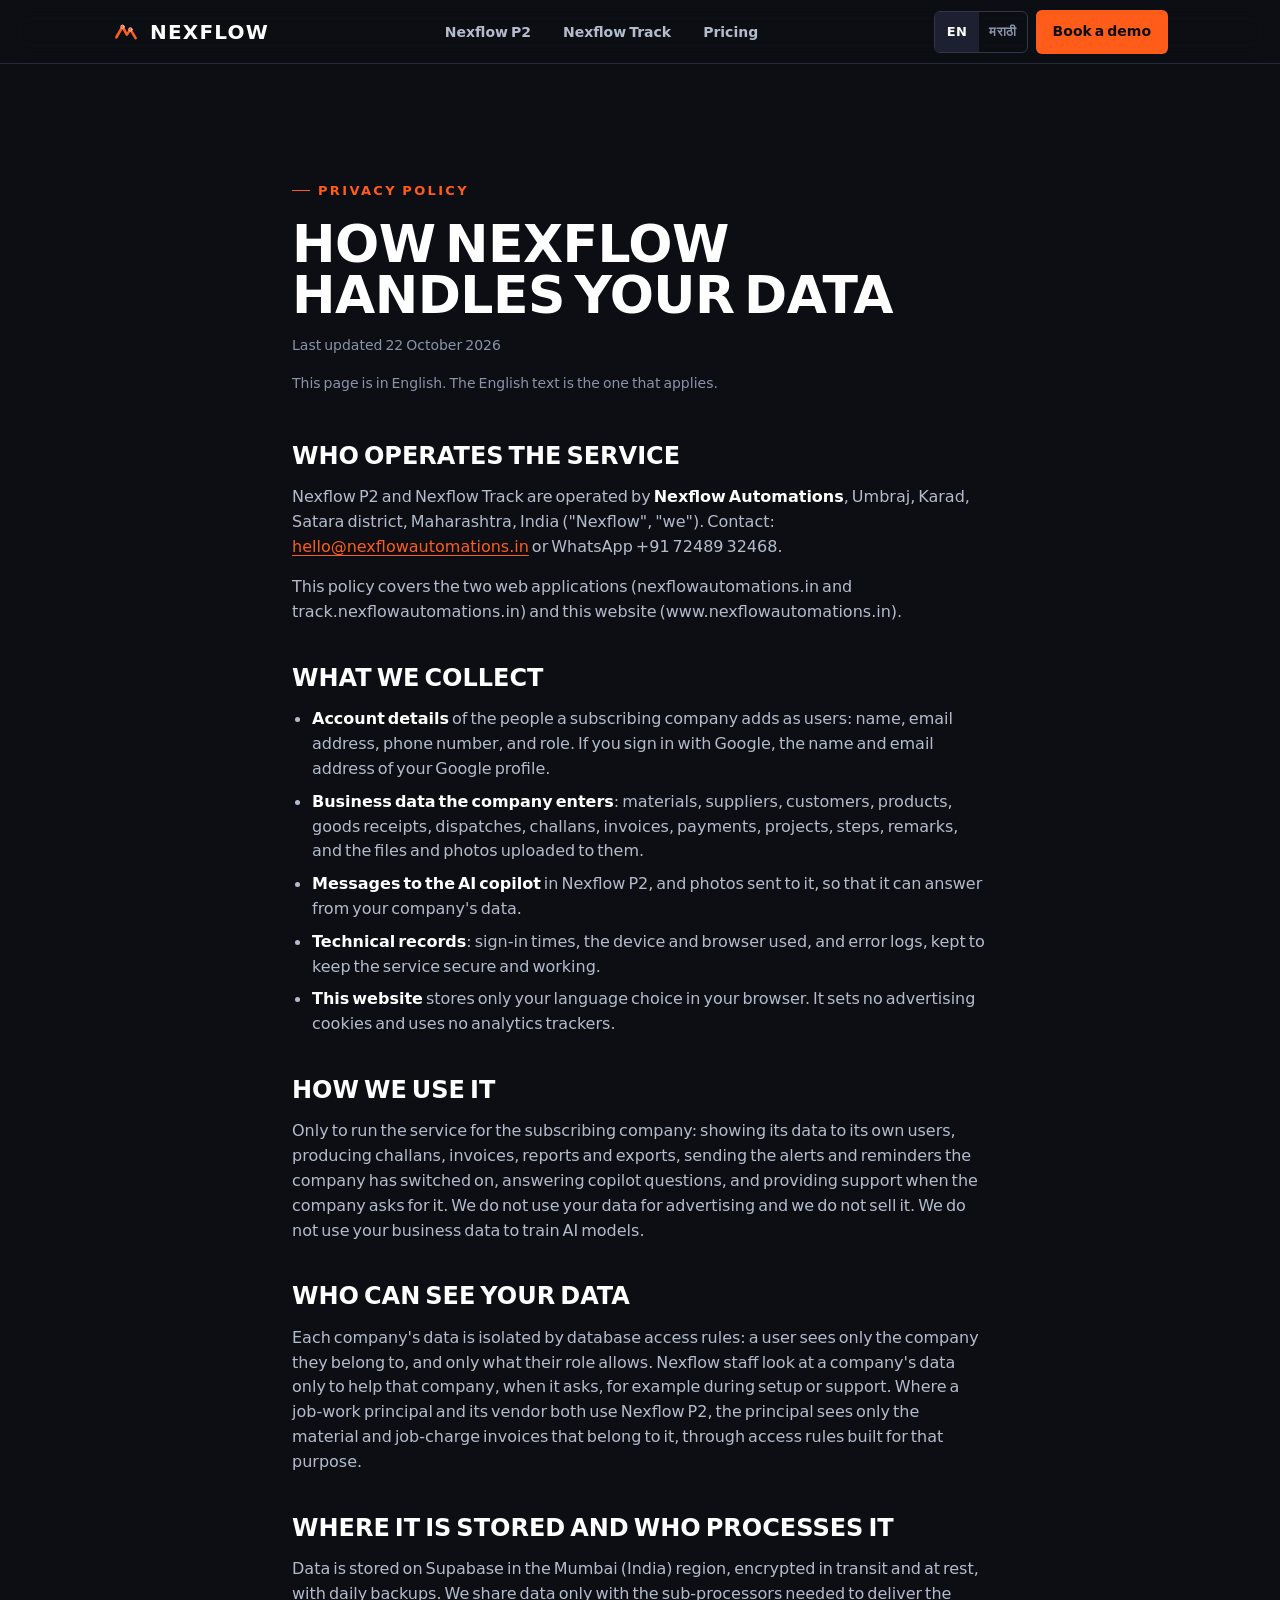
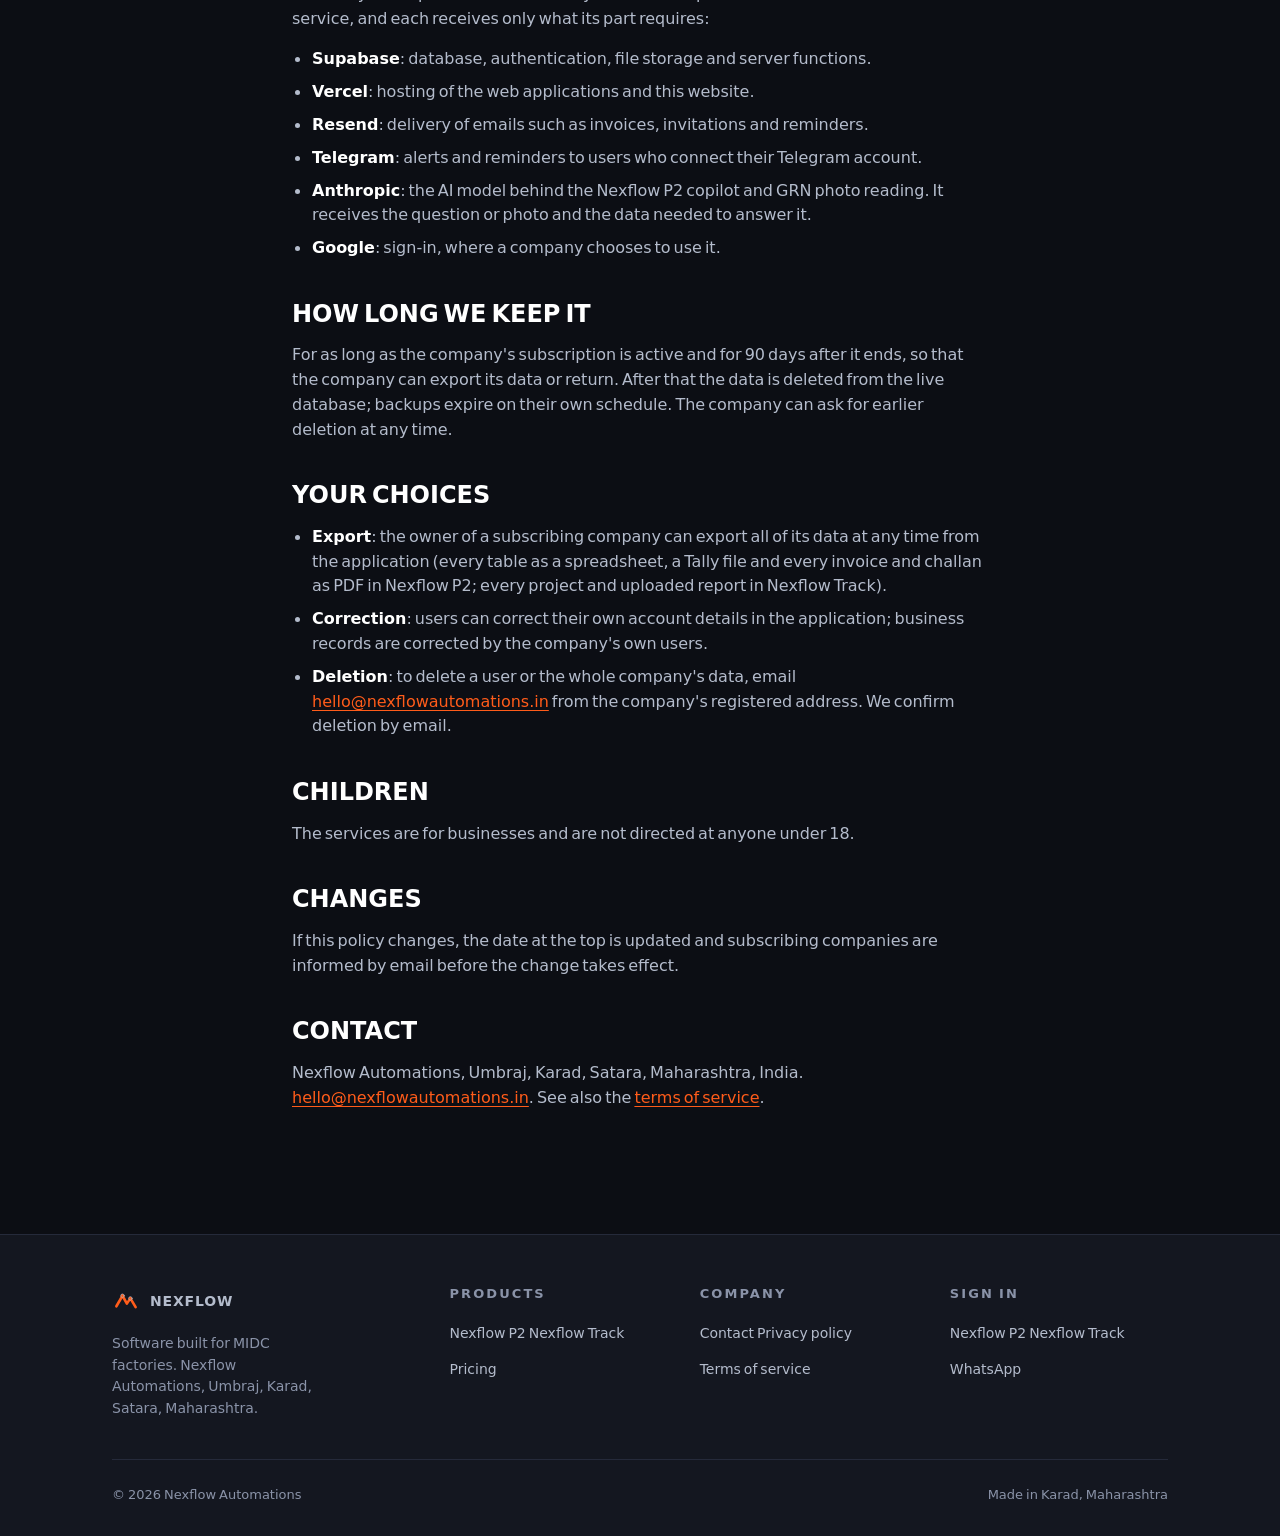
<file: privacy.html>
<!DOCTYPE html>
<html lang="en">
<head>
<meta charset="UTF-8">
<meta name="viewport" content="width=device-width, initial-scale=1">
<title>Privacy policy — Nexflow Automations</title>
<meta name="description" content="How Nexflow Automations handles the data of companies using Nexflow P2 and Nexflow Track: what we collect, where it is stored, who processes it, and how to export or delete it.">
<link rel="canonical" href="https://www.nexflowautomations.in/privacy">
<meta property="og:type" content="website">
<meta property="og:site_name" content="Nexflow Automations">
<meta property="og:title" content="Privacy policy — Nexflow Automations">
<meta property="og:description" content="What we collect, where it is stored, who processes it, and how to export or delete it.">
<meta property="og:url" content="https://www.nexflowautomations.in/privacy">
<meta property="og:image" content="https://www.nexflowautomations.in/assets/og.png">
<meta property="og:image:width" content="1200">
<meta property="og:image:height" content="630">
<meta property="og:locale" content="en_IN">
<meta name="twitter:card" content="summary_large_image">
<meta name="theme-color" content="#0c0e14">
<link rel="icon" href="assets/favicon.svg" type="image/svg+xml">
<link rel="icon" href="assets/favicon-32.png" sizes="32x32" type="image/png">
<link rel="apple-touch-icon" href="assets/apple-touch-icon.png">
<link rel="preload" href="assets/fonts/BarlowCondensed-900.woff2" as="font" type="font/woff2" crossorigin>
<link rel="preload" href="assets/fonts/Barlow-400.woff2" as="font" type="font/woff2" crossorigin>
<link rel="stylesheet" href="css/site.css">
<script>document.documentElement.classList.add('js');</script>
<script src="js/site.js" defer></script>
</head>
<body>

<!-- header -->
<a class="sr-only" href="#main" data-i18n="nav.skip">Skip to content</a>
<header class="site-header">
  <div class="container">
    <a class="brand" href="/" aria-label="Nexflow Automations, home"><svg class="icon" aria-hidden="true" viewBox="0 0 64 64"><use href="assets/icons.svg#mark"/></svg>Nexflow</a>
    <nav class="nav" aria-label="Main">
      <a class="nav-link" href="/p2" data-i18n="nav.p2">Nexflow P2</a>
      <a class="nav-link" href="/track" data-i18n="nav.track">Nexflow Track</a>
      <a class="nav-link" href="/pricing" data-i18n="nav.pricing">Pricing</a>
    </nav>
    <div class="header-actions">
      <div class="lang-toggle" role="group" aria-label="Language">
        <button type="button" data-lang="en" aria-pressed="true" lang="en">EN</button>
        <button type="button" data-lang="mr" aria-pressed="false" lang="mr">मराठी</button>
      </div>
      <a class="btn btn--primary btn--sm header-cta" data-cta="p2" href="https://wa.me/917248932468?text=Hi%20Nexflow%2C%20I%20want%20a%20demo%20of%20Nexflow%20P2%20for%20my%20factory.">Book a demo</a>
      <button type="button" class="menu-btn" aria-expanded="false" aria-controls="drawer" aria-label="Menu"><svg class="icon" aria-hidden="true"><use href="assets/icons.svg#menu"/></svg></button>
    </div>
  </div>
</header>
<div class="drawer" id="drawer" data-open="false">
  <a href="/p2" data-i18n="nav.p2">Nexflow P2</a>
  <a href="/track" data-i18n="nav.track">Nexflow Track</a>
  <a href="/pricing" data-i18n="nav.pricing">Pricing</a>
  <a href="https://nexflowautomations.in/login.html" data-i18n="nav.signinP2">Sign in to Nexflow P2</a>
  <a href="https://track.nexflowautomations.in/" data-i18n="nav.signinTrack">Sign in to Nexflow Track</a>
  <a class="btn btn--primary" data-cta="p2" href="https://wa.me/917248932468?text=Hi%20Nexflow%2C%20I%20want%20a%20demo%20of%20Nexflow%20P2%20for%20my%20factory.">Book a demo</a>
</div>
<!-- /header -->

<main id="main">
<section class="section">
  <div class="container container--narrow">
    <div class="section-head">
      <p class="eyebrow" data-i18n="legal.privacy.eyebrow">Privacy policy</p>
      <h1 class="display display--xl" data-i18n="legal.privacy.title">How Nexflow handles your data</h1>
      <p class="muted small mt-2"><span data-i18n="legal.updated">Last updated</span> 22 October 2026</p>
      <p class="muted small mt-2" lang="mr" data-i18n="legal.mrNote">This page is in English. The English text is the one that applies.</p>
    </div>
    <div class="prose">
      <h2>Who operates the service</h2>
      <p>Nexflow P2 and Nexflow Track are operated by <strong>Nexflow Automations</strong>, Umbraj, Karad, Satara district, Maharashtra, India ("Nexflow", "we"). Contact: <a href="mailto:hello@nexflowautomations.in">hello@nexflowautomations.in</a> or WhatsApp +91 72489 32468.</p>
      <p>This policy covers the two web applications (nexflowautomations.in and track.nexflowautomations.in) and this website (www.nexflowautomations.in).</p>

      <h2>What we collect</h2>
      <ul>
        <li><strong>Account details</strong> of the people a subscribing company adds as users: name, email address, phone number, and role. If you sign in with Google, the name and email address of your Google profile.</li>
        <li><strong>Business data the company enters</strong>: materials, suppliers, customers, products, goods receipts, dispatches, challans, invoices, payments, projects, steps, remarks, and the files and photos uploaded to them.</li>
        <li><strong>Messages to the AI copilot</strong> in Nexflow P2, and photos sent to it, so that it can answer from your company's data.</li>
        <li><strong>Technical records</strong>: sign-in times, the device and browser used, and error logs, kept to keep the service secure and working.</li>
        <li><strong>This website</strong> stores only your language choice in your browser. It sets no advertising cookies and uses no analytics trackers.</li>
      </ul>

      <h2>How we use it</h2>
      <p>Only to run the service for the subscribing company: showing its data to its own users, producing challans, invoices, reports and exports, sending the alerts and reminders the company has switched on, answering copilot questions, and providing support when the company asks for it. We do not use your data for advertising and we do not sell it. We do not use your business data to train AI models.</p>

      <h2>Who can see your data</h2>
      <p>Each company's data is isolated by database access rules: a user sees only the company they belong to, and only what their role allows. Nexflow staff look at a company's data only to help that company, when it asks, for example during setup or support. Where a job-work principal and its vendor both use Nexflow P2, the principal sees only the material and job-charge invoices that belong to it, through access rules built for that purpose.</p>

      <h2>Where it is stored and who processes it</h2>
      <p>Data is stored on Supabase in the Mumbai (India) region, encrypted in transit and at rest, with daily backups. We share data only with the sub-processors needed to deliver the service, and each receives only what its part requires:</p>
      <ul>
        <li><strong>Supabase</strong>: database, authentication, file storage and server functions.</li>
        <li><strong>Vercel</strong>: hosting of the web applications and this website.</li>
        <li><strong>Resend</strong>: delivery of emails such as invoices, invitations and reminders.</li>
        <li><strong>Telegram</strong>: alerts and reminders to users who connect their Telegram account.</li>
        <li><strong>Anthropic</strong>: the AI model behind the Nexflow P2 copilot and GRN photo reading. It receives the question or photo and the data needed to answer it.</li>
        <li><strong>Google</strong>: sign-in, where a company chooses to use it.</li>
      </ul>

      <h2>How long we keep it</h2>
      <p>For as long as the company's subscription is active and for 90 days after it ends, so that the company can export its data or return. After that the data is deleted from the live database; backups expire on their own schedule. The company can ask for earlier deletion at any time.</p>

      <h2>Your choices</h2>
      <ul>
        <li><strong>Export</strong>: the owner of a subscribing company can export all of its data at any time from the application (every table as a spreadsheet, a Tally file and every invoice and challan as PDF in Nexflow P2; every project and uploaded report in Nexflow Track).</li>
        <li><strong>Correction</strong>: users can correct their own account details in the application; business records are corrected by the company's own users.</li>
        <li><strong>Deletion</strong>: to delete a user or the whole company's data, email <a href="mailto:hello@nexflowautomations.in">hello@nexflowautomations.in</a> from the company's registered address. We confirm deletion by email.</li>
      </ul>

      <h2>Children</h2>
      <p>The services are for businesses and are not directed at anyone under 18.</p>

      <h2>Changes</h2>
      <p>If this policy changes, the date at the top is updated and subscribing companies are informed by email before the change takes effect.</p>

      <h2>Contact</h2>
      <p>Nexflow Automations, Umbraj, Karad, Satara, Maharashtra, India. <a href="mailto:hello@nexflowautomations.in">hello@nexflowautomations.in</a>. See also the <a href="/terms">terms of service</a>.</p>
    </div>
  </div>
</section>
</main>

<!-- footer -->
<footer class="site-footer">
  <div class="container">
    <div class="footer-grid">
      <div class="footer-col">
        <a class="brand" href="/" aria-label="Nexflow Automations, home"><svg class="icon" aria-hidden="true" viewBox="0 0 64 64"><use href="assets/icons.svg#mark"/></svg>Nexflow</a>
        <p data-i18n="footer.tagline">Software built for MIDC factories. Nexflow Automations, Umbraj, Karad, Satara, Maharashtra.</p>
      </div>
      <div class="footer-col">
        <h3 data-i18n="footer.products">Products</h3>
        <a href="/p2" data-i18n="nav.p2">Nexflow P2</a>
        <a href="/track" data-i18n="nav.track">Nexflow Track</a>
        <a href="/pricing" data-i18n="nav.pricing">Pricing</a>
      </div>
      <div class="footer-col">
        <h3 data-i18n="footer.company">Company</h3>
        <a href="/#contact" data-i18n="footer.contact">Contact</a>
        <a href="/privacy" data-i18n="footer.privacy">Privacy policy</a>
        <a href="/terms" data-i18n="footer.terms">Terms of service</a>
      </div>
      <div class="footer-col">
        <h3 data-i18n="footer.signin">Sign in</h3>
        <a href="https://nexflowautomations.in/login.html" data-i18n="nav.p2">Nexflow P2</a>
        <a href="https://track.nexflowautomations.in/" data-i18n="nav.track">Nexflow Track</a>
        <a href="https://wa.me/917248932468?text=Hi%20Nexflow%2C%20I%20have%20a%20question." data-wa="general">WhatsApp</a>
      </div>
    </div>
    <div class="footer-bottom">
      <span>© 2026 Nexflow Automations</span>
      <span data-i18n="footer.made">Made in Karad, Maharashtra</span>
    </div>
  </div>
</footer>
<div class="wa-bar">
  <a class="btn" href="https://wa.me/917248932468?text=Hi%20Nexflow%2C%20I%20saw%20your%20website%20and%20want%20to%20book%20a%20demo." data-wa="demo"><svg class="icon icon--fill" aria-hidden="true"><use href="assets/icons.svg#whatsapp"/></svg><span data-i18n="cta.demo">Book a demo on WhatsApp</span></a>
</div>
<!-- /footer -->

</body>
</html>
</file>
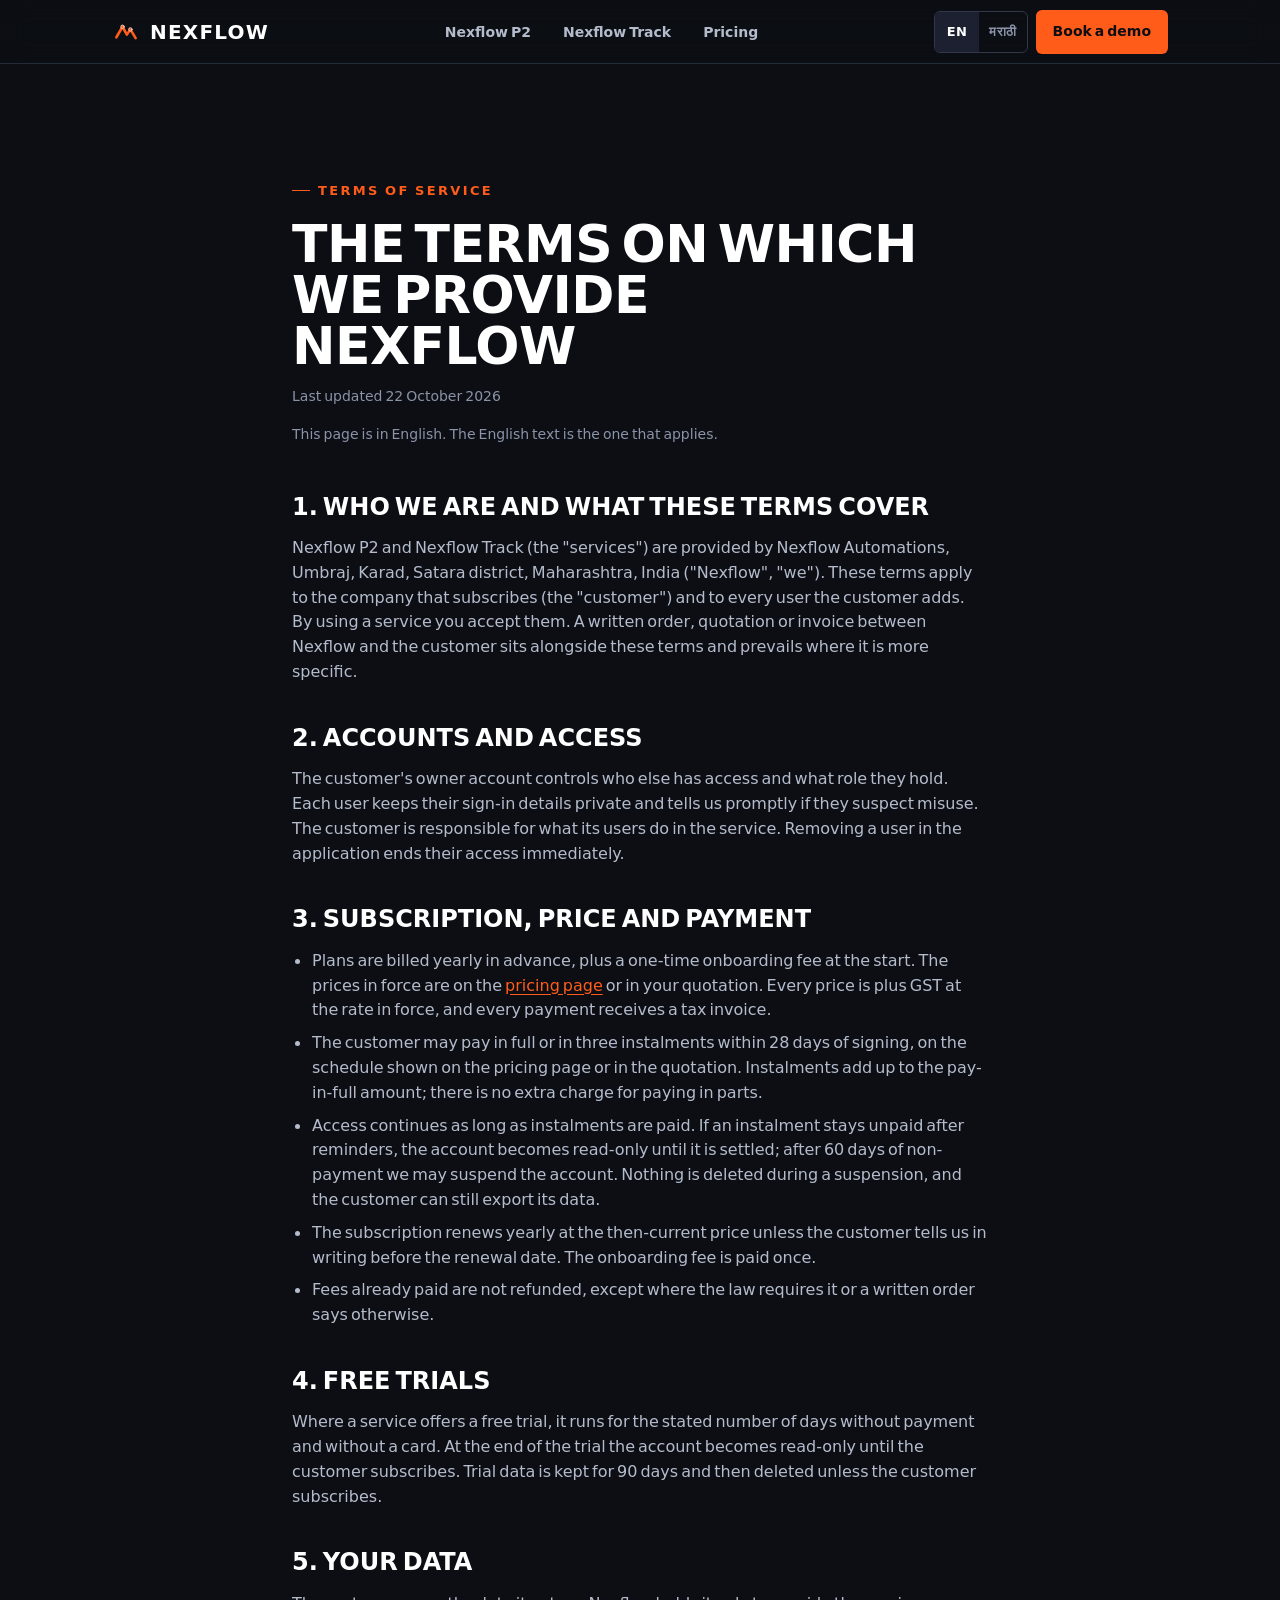
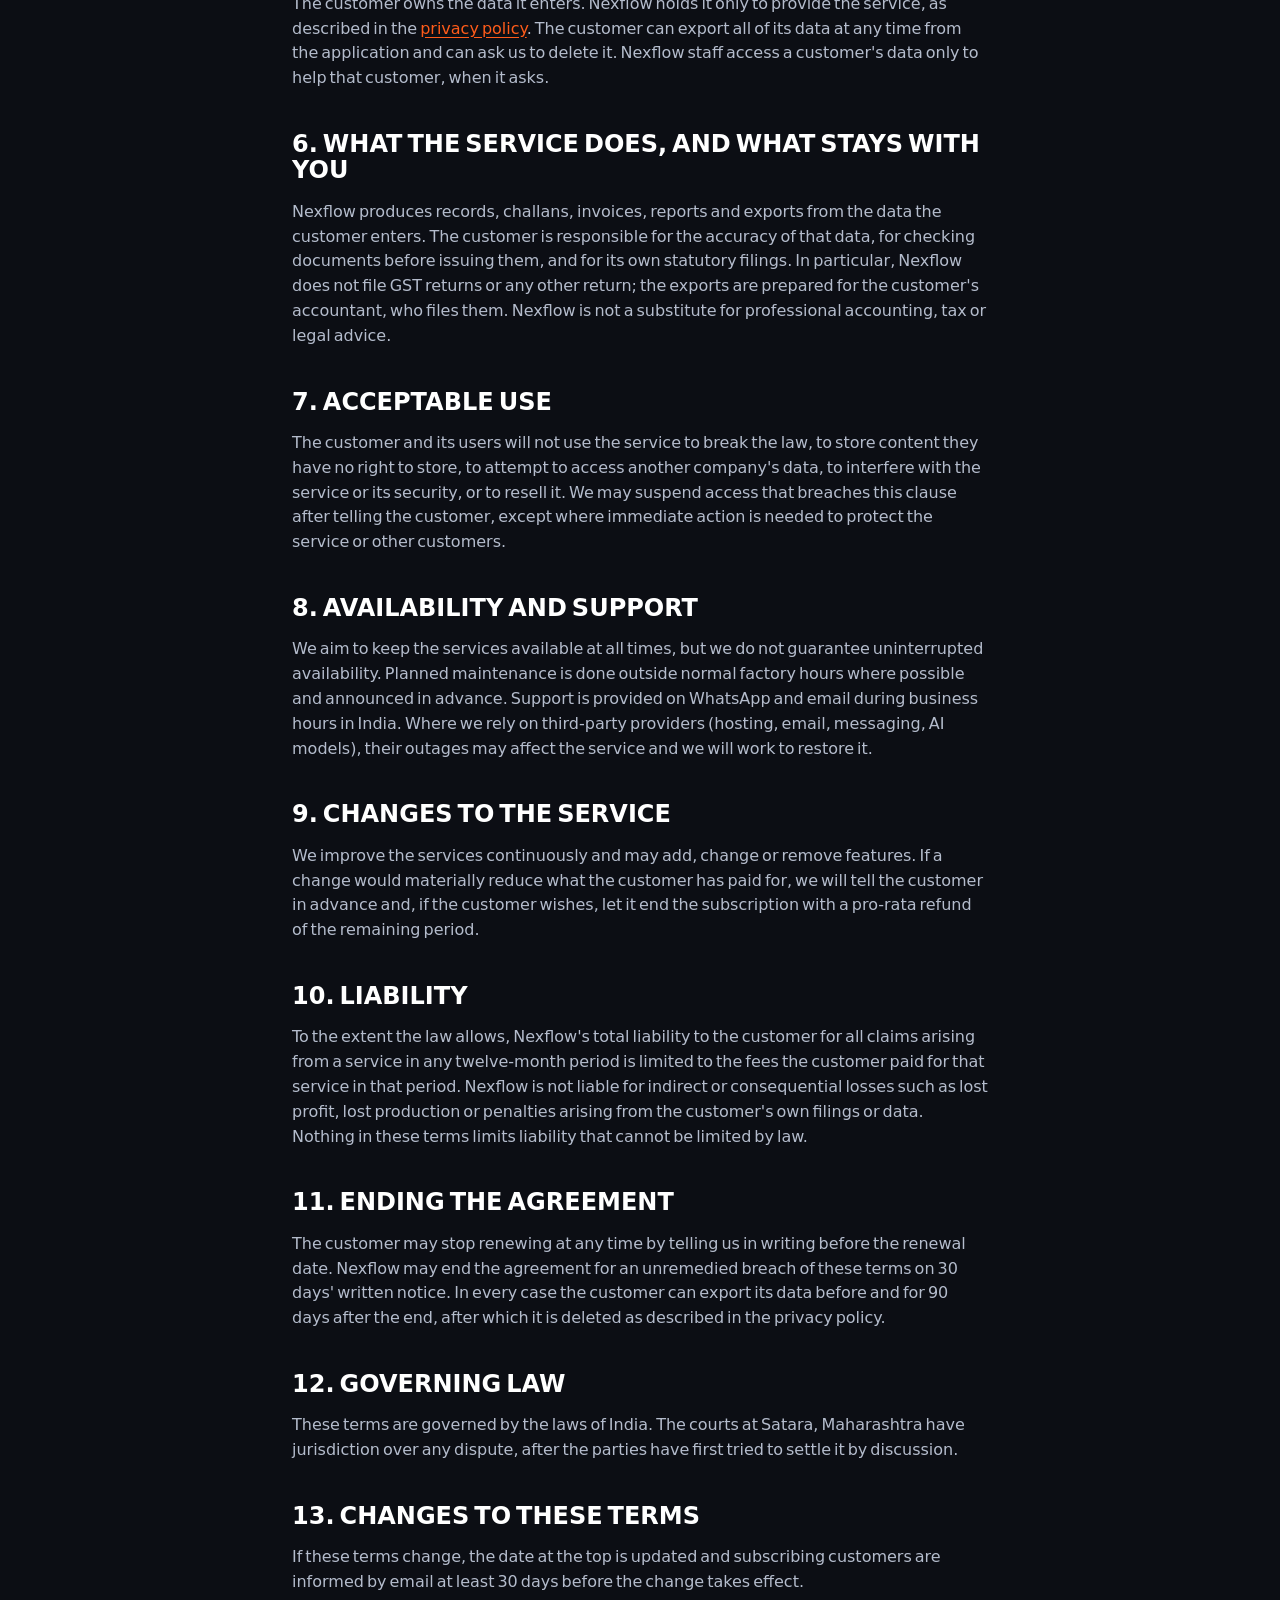
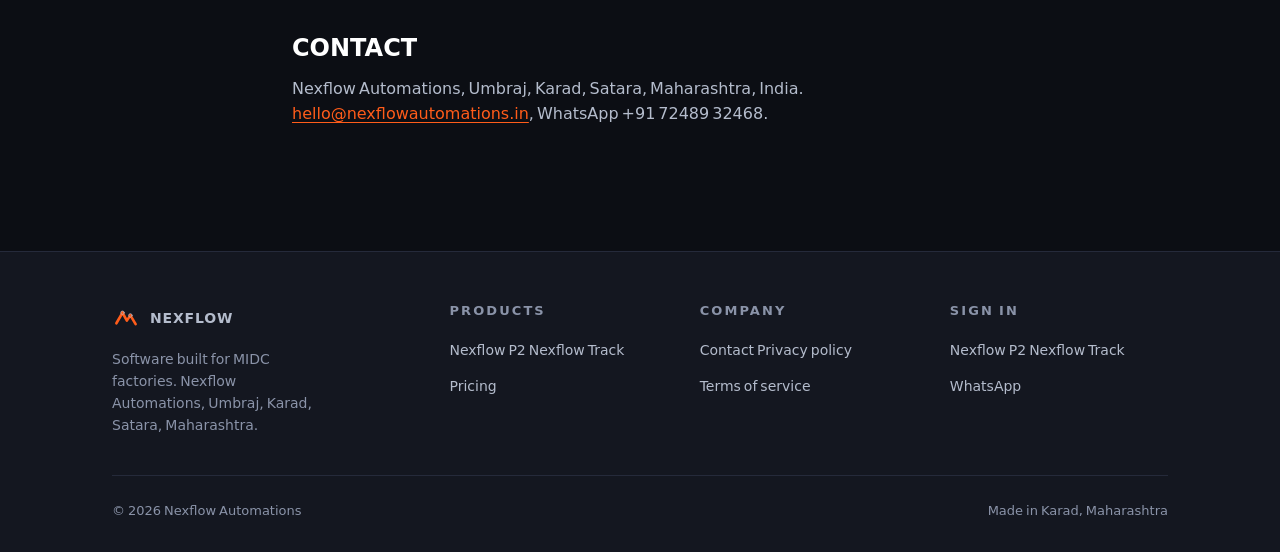
<file: terms.html>
<!DOCTYPE html>
<html lang="en">
<head>
<meta charset="UTF-8">
<meta name="viewport" content="width=device-width, initial-scale=1">
<title>Terms of service — Nexflow Automations</title>
<meta name="description" content="The terms on which Nexflow Automations provides Nexflow P2 and Nexflow Track: subscriptions, payment and instalments, trials, data ownership, acceptable use, availability and liability.">
<link rel="canonical" href="https://www.nexflowautomations.in/terms">
<meta property="og:type" content="website">
<meta property="og:site_name" content="Nexflow Automations">
<meta property="og:title" content="Terms of service — Nexflow Automations">
<meta property="og:description" content="Subscriptions, payment and instalments, trials, data ownership, acceptable use, availability and liability.">
<meta property="og:url" content="https://www.nexflowautomations.in/terms">
<meta property="og:image" content="https://www.nexflowautomations.in/assets/og.png">
<meta property="og:image:width" content="1200">
<meta property="og:image:height" content="630">
<meta property="og:locale" content="en_IN">
<meta name="twitter:card" content="summary_large_image">
<meta name="theme-color" content="#0c0e14">
<link rel="icon" href="assets/favicon.svg" type="image/svg+xml">
<link rel="icon" href="assets/favicon-32.png" sizes="32x32" type="image/png">
<link rel="apple-touch-icon" href="assets/apple-touch-icon.png">
<link rel="preload" href="assets/fonts/BarlowCondensed-900.woff2" as="font" type="font/woff2" crossorigin>
<link rel="preload" href="assets/fonts/Barlow-400.woff2" as="font" type="font/woff2" crossorigin>
<link rel="stylesheet" href="css/site.css">
<script>document.documentElement.classList.add('js');</script>
<script src="js/site.js" defer></script>
</head>
<body>

<!-- header -->
<a class="sr-only" href="#main" data-i18n="nav.skip">Skip to content</a>
<header class="site-header">
  <div class="container">
    <a class="brand" href="/" aria-label="Nexflow Automations, home"><svg class="icon" aria-hidden="true" viewBox="0 0 64 64"><use href="assets/icons.svg#mark"/></svg>Nexflow</a>
    <nav class="nav" aria-label="Main">
      <a class="nav-link" href="/p2" data-i18n="nav.p2">Nexflow P2</a>
      <a class="nav-link" href="/track" data-i18n="nav.track">Nexflow Track</a>
      <a class="nav-link" href="/pricing" data-i18n="nav.pricing">Pricing</a>
    </nav>
    <div class="header-actions">
      <div class="lang-toggle" role="group" aria-label="Language">
        <button type="button" data-lang="en" aria-pressed="true" lang="en">EN</button>
        <button type="button" data-lang="mr" aria-pressed="false" lang="mr">मराठी</button>
      </div>
      <a class="btn btn--primary btn--sm header-cta" data-cta="p2" href="https://wa.me/917248932468?text=Hi%20Nexflow%2C%20I%20want%20a%20demo%20of%20Nexflow%20P2%20for%20my%20factory.">Book a demo</a>
      <button type="button" class="menu-btn" aria-expanded="false" aria-controls="drawer" aria-label="Menu"><svg class="icon" aria-hidden="true"><use href="assets/icons.svg#menu"/></svg></button>
    </div>
  </div>
</header>
<div class="drawer" id="drawer" data-open="false">
  <a href="/p2" data-i18n="nav.p2">Nexflow P2</a>
  <a href="/track" data-i18n="nav.track">Nexflow Track</a>
  <a href="/pricing" data-i18n="nav.pricing">Pricing</a>
  <a href="https://nexflowautomations.in/login.html" data-i18n="nav.signinP2">Sign in to Nexflow P2</a>
  <a href="https://track.nexflowautomations.in/" data-i18n="nav.signinTrack">Sign in to Nexflow Track</a>
  <a class="btn btn--primary" data-cta="p2" href="https://wa.me/917248932468?text=Hi%20Nexflow%2C%20I%20want%20a%20demo%20of%20Nexflow%20P2%20for%20my%20factory.">Book a demo</a>
</div>
<!-- /header -->

<main id="main">
<section class="section">
  <div class="container container--narrow">
    <div class="section-head">
      <p class="eyebrow" data-i18n="legal.terms.eyebrow">Terms of service</p>
      <h1 class="display display--xl" data-i18n="legal.terms.title">The terms on which we provide Nexflow</h1>
      <p class="muted small mt-2"><span data-i18n="legal.updated">Last updated</span> 22 October 2026</p>
      <p class="muted small mt-2" lang="mr" data-i18n="legal.mrNote">This page is in English. The English text is the one that applies.</p>
    </div>
    <div class="prose">
      <h2>1. Who we are and what these terms cover</h2>
      <p>Nexflow P2 and Nexflow Track (the "services") are provided by Nexflow Automations, Umbraj, Karad, Satara district, Maharashtra, India ("Nexflow", "we"). These terms apply to the company that subscribes (the "customer") and to every user the customer adds. By using a service you accept them. A written order, quotation or invoice between Nexflow and the customer sits alongside these terms and prevails where it is more specific.</p>

      <h2>2. Accounts and access</h2>
      <p>The customer's owner account controls who else has access and what role they hold. Each user keeps their sign-in details private and tells us promptly if they suspect misuse. The customer is responsible for what its users do in the service. Removing a user in the application ends their access immediately.</p>

      <h2>3. Subscription, price and payment</h2>
      <ul>
        <li>Plans are billed yearly in advance, plus a one-time onboarding fee at the start. The prices in force are on the <a href="/pricing">pricing page</a> or in your quotation. Every price is plus GST at the rate in force, and every payment receives a tax invoice.</li>
        <li>The customer may pay in full or in three instalments within 28 days of signing, on the schedule shown on the pricing page or in the quotation. Instalments add up to the pay-in-full amount; there is no extra charge for paying in parts.</li>
        <li>Access continues as long as instalments are paid. If an instalment stays unpaid after reminders, the account becomes read-only until it is settled; after 60 days of non-payment we may suspend the account. Nothing is deleted during a suspension, and the customer can still export its data.</li>
        <li>The subscription renews yearly at the then-current price unless the customer tells us in writing before the renewal date. The onboarding fee is paid once.</li>
        <li>Fees already paid are not refunded, except where the law requires it or a written order says otherwise.</li>
      </ul>

      <h2>4. Free trials</h2>
      <p>Where a service offers a free trial, it runs for the stated number of days without payment and without a card. At the end of the trial the account becomes read-only until the customer subscribes. Trial data is kept for 90 days and then deleted unless the customer subscribes.</p>

      <h2>5. Your data</h2>
      <p>The customer owns the data it enters. Nexflow holds it only to provide the service, as described in the <a href="/privacy">privacy policy</a>. The customer can export all of its data at any time from the application and can ask us to delete it. Nexflow staff access a customer's data only to help that customer, when it asks.</p>

      <h2>6. What the service does, and what stays with you</h2>
      <p>Nexflow produces records, challans, invoices, reports and exports from the data the customer enters. The customer is responsible for the accuracy of that data, for checking documents before issuing them, and for its own statutory filings. In particular, Nexflow does not file GST returns or any other return; the exports are prepared for the customer's accountant, who files them. Nexflow is not a substitute for professional accounting, tax or legal advice.</p>

      <h2>7. Acceptable use</h2>
      <p>The customer and its users will not use the service to break the law, to store content they have no right to store, to attempt to access another company's data, to interfere with the service or its security, or to resell it. We may suspend access that breaches this clause after telling the customer, except where immediate action is needed to protect the service or other customers.</p>

      <h2>8. Availability and support</h2>
      <p>We aim to keep the services available at all times, but we do not guarantee uninterrupted availability. Planned maintenance is done outside normal factory hours where possible and announced in advance. Support is provided on WhatsApp and email during business hours in India. Where we rely on third-party providers (hosting, email, messaging, AI models), their outages may affect the service and we will work to restore it.</p>

      <h2>9. Changes to the service</h2>
      <p>We improve the services continuously and may add, change or remove features. If a change would materially reduce what the customer has paid for, we will tell the customer in advance and, if the customer wishes, let it end the subscription with a pro-rata refund of the remaining period.</p>

      <h2>10. Liability</h2>
      <p>To the extent the law allows, Nexflow's total liability to the customer for all claims arising from a service in any twelve-month period is limited to the fees the customer paid for that service in that period. Nexflow is not liable for indirect or consequential losses such as lost profit, lost production or penalties arising from the customer's own filings or data. Nothing in these terms limits liability that cannot be limited by law.</p>

      <h2>11. Ending the agreement</h2>
      <p>The customer may stop renewing at any time by telling us in writing before the renewal date. Nexflow may end the agreement for an unremedied breach of these terms on 30 days' written notice. In every case the customer can export its data before and for 90 days after the end, after which it is deleted as described in the privacy policy.</p>

      <h2>12. Governing law</h2>
      <p>These terms are governed by the laws of India. The courts at Satara, Maharashtra have jurisdiction over any dispute, after the parties have first tried to settle it by discussion.</p>

      <h2>13. Changes to these terms</h2>
      <p>If these terms change, the date at the top is updated and subscribing customers are informed by email at least 30 days before the change takes effect.</p>

      <h2>Contact</h2>
      <p>Nexflow Automations, Umbraj, Karad, Satara, Maharashtra, India. <a href="mailto:hello@nexflowautomations.in">hello@nexflowautomations.in</a>, WhatsApp +91 72489 32468.</p>
    </div>
  </div>
</section>
</main>

<!-- footer -->
<footer class="site-footer">
  <div class="container">
    <div class="footer-grid">
      <div class="footer-col">
        <a class="brand" href="/" aria-label="Nexflow Automations, home"><svg class="icon" aria-hidden="true" viewBox="0 0 64 64"><use href="assets/icons.svg#mark"/></svg>Nexflow</a>
        <p data-i18n="footer.tagline">Software built for MIDC factories. Nexflow Automations, Umbraj, Karad, Satara, Maharashtra.</p>
      </div>
      <div class="footer-col">
        <h3 data-i18n="footer.products">Products</h3>
        <a href="/p2" data-i18n="nav.p2">Nexflow P2</a>
        <a href="/track" data-i18n="nav.track">Nexflow Track</a>
        <a href="/pricing" data-i18n="nav.pricing">Pricing</a>
      </div>
      <div class="footer-col">
        <h3 data-i18n="footer.company">Company</h3>
        <a href="/#contact" data-i18n="footer.contact">Contact</a>
        <a href="/privacy" data-i18n="footer.privacy">Privacy policy</a>
        <a href="/terms" data-i18n="footer.terms">Terms of service</a>
      </div>
      <div class="footer-col">
        <h3 data-i18n="footer.signin">Sign in</h3>
        <a href="https://nexflowautomations.in/login.html" data-i18n="nav.p2">Nexflow P2</a>
        <a href="https://track.nexflowautomations.in/" data-i18n="nav.track">Nexflow Track</a>
        <a href="https://wa.me/917248932468?text=Hi%20Nexflow%2C%20I%20have%20a%20question." data-wa="general">WhatsApp</a>
      </div>
    </div>
    <div class="footer-bottom">
      <span>© 2026 Nexflow Automations</span>
      <span data-i18n="footer.made">Made in Karad, Maharashtra</span>
    </div>
  </div>
</footer>
<div class="wa-bar">
  <a class="btn" href="https://wa.me/917248932468?text=Hi%20Nexflow%2C%20I%20saw%20your%20website%20and%20want%20to%20book%20a%20demo." data-wa="demo"><svg class="icon icon--fill" aria-hidden="true"><use href="assets/icons.svg#whatsapp"/></svg><span data-i18n="cta.demo">Book a demo on WhatsApp</span></a>
</div>
<!-- /footer -->

</body>
</html>
</file>
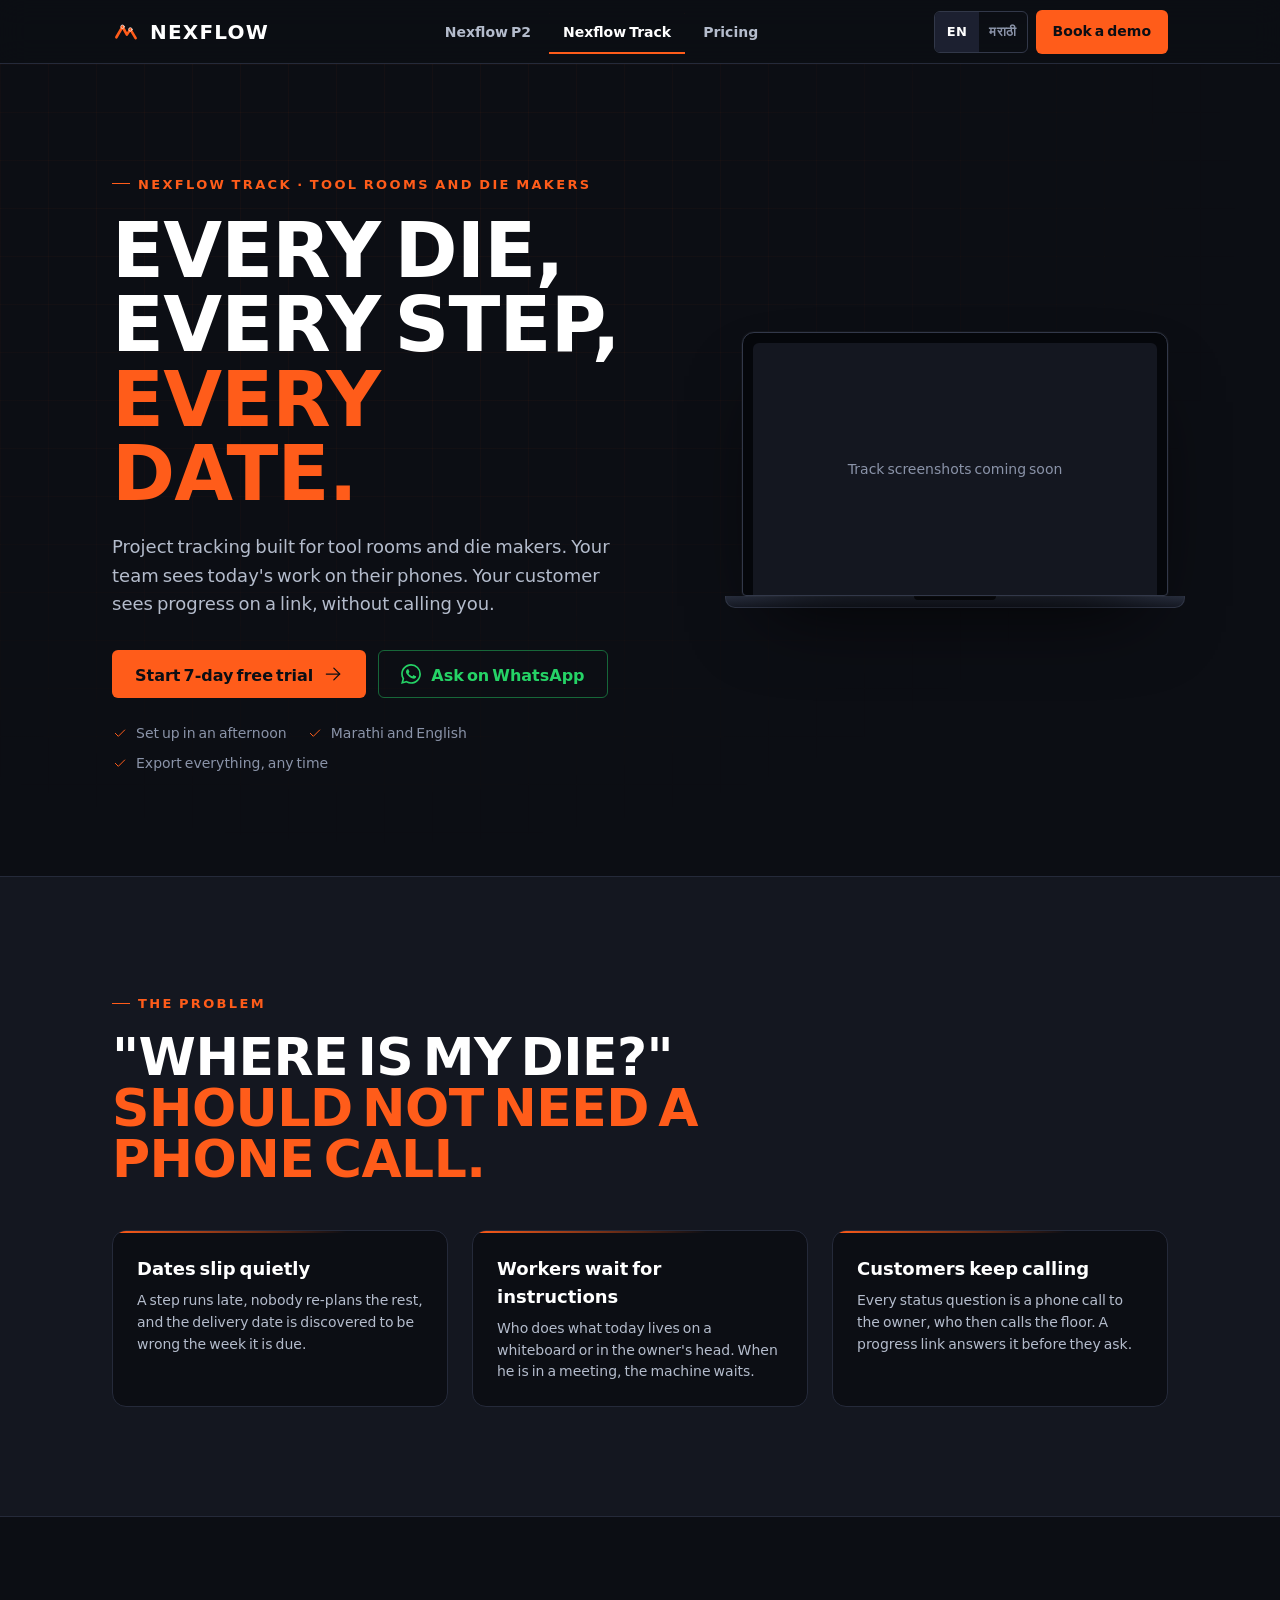
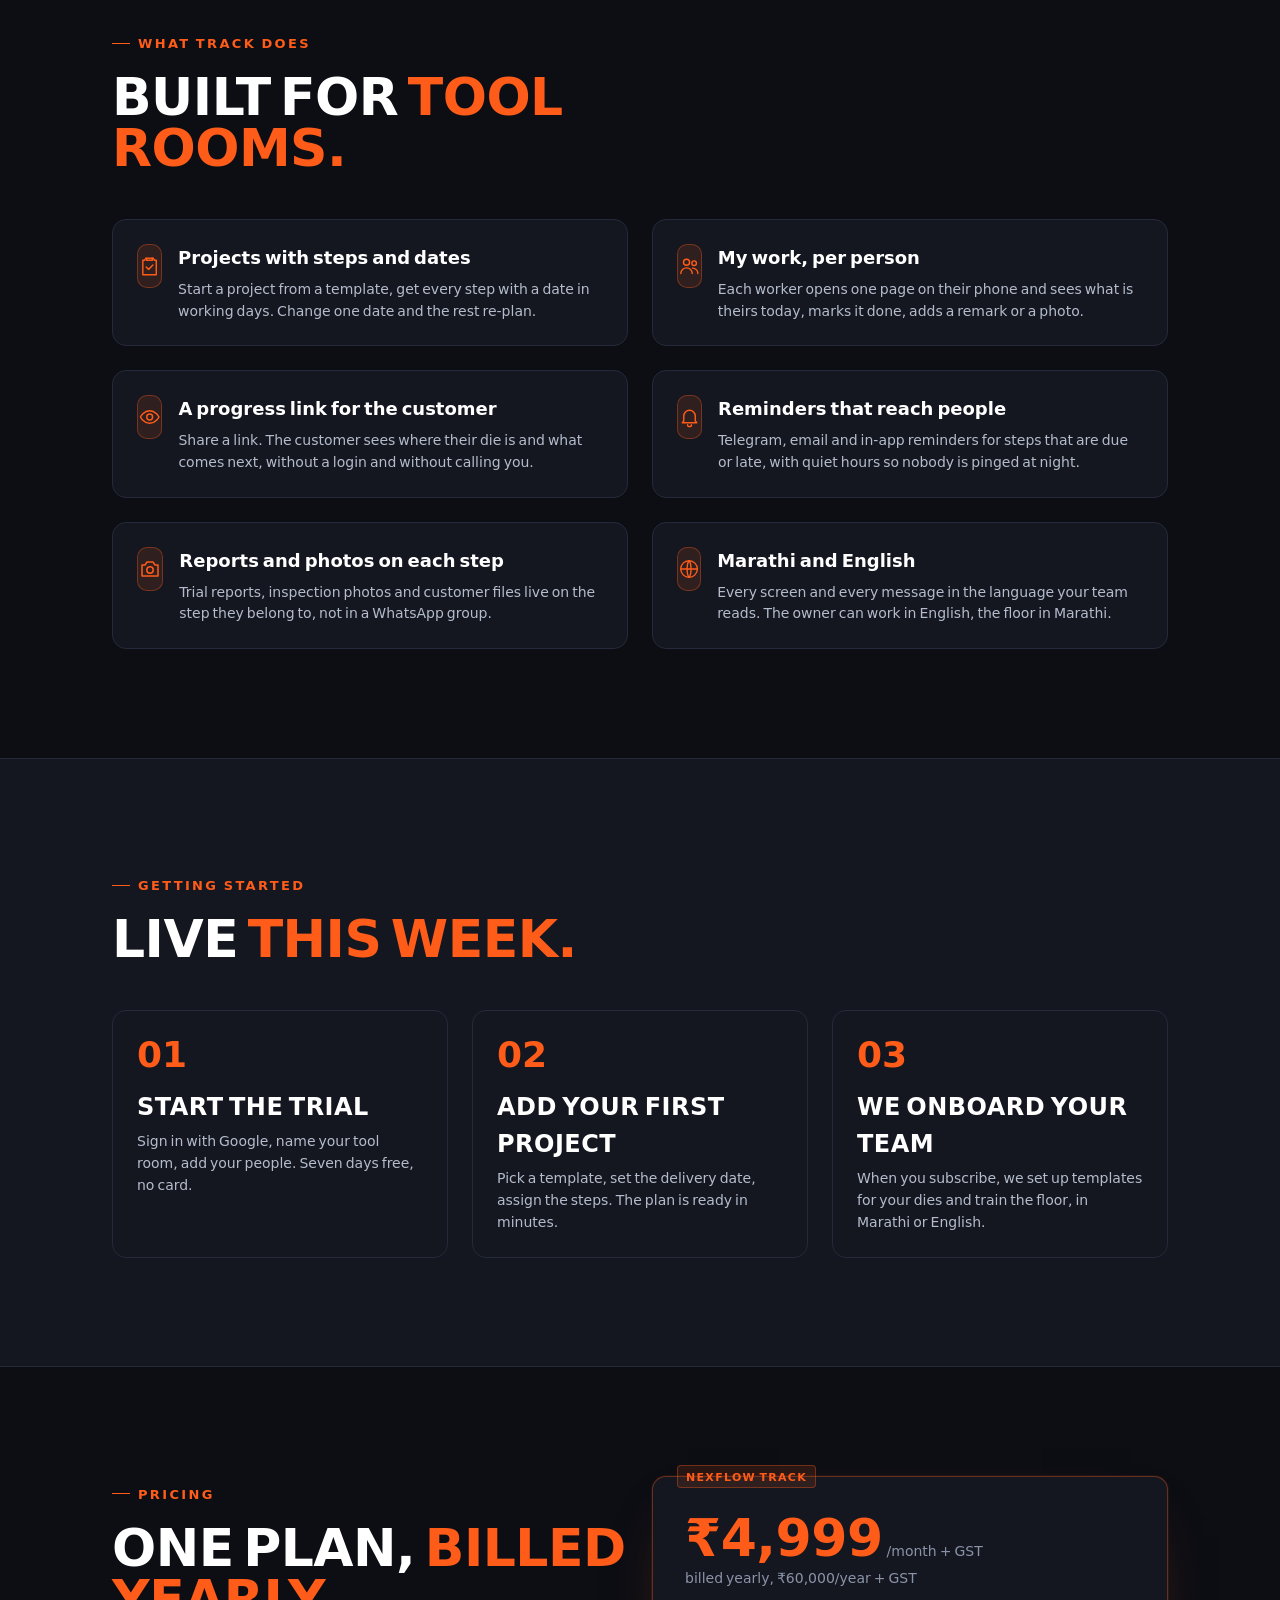
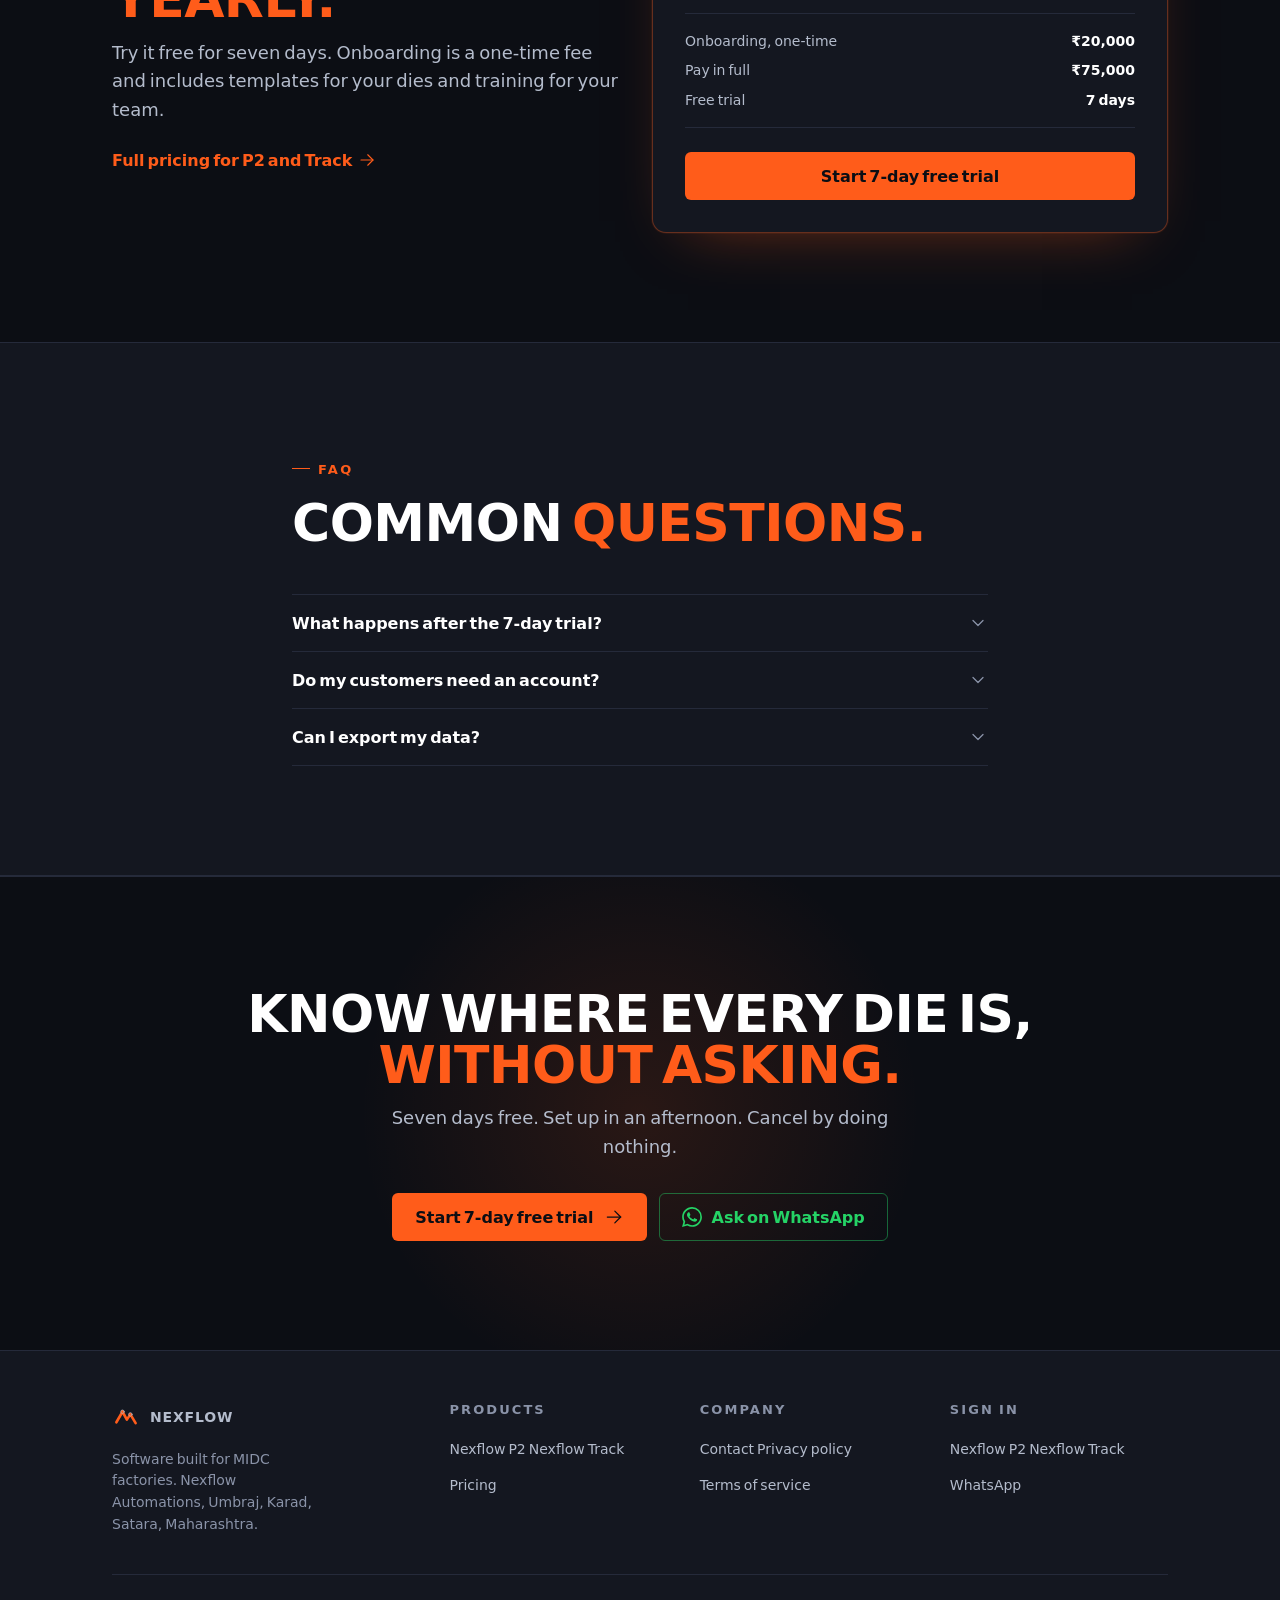
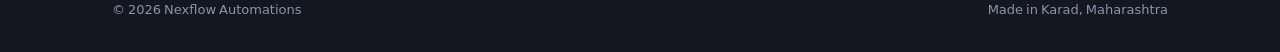
<file: track.html>
<!DOCTYPE html>
<html lang="en">
<head>
<meta charset="UTF-8">
<meta name="viewport" content="width=device-width, initial-scale=1">
<title>Nexflow Track — Project tracking for tool rooms and die makers</title>
<meta name="description" content="Nexflow Track keeps every die, every step and every date in one place for tool rooms and die makers. Workers see today's work, customers see progress without calling. 7-day free trial.">
<link rel="canonical" href="https://www.nexflowautomations.in/track">
<meta property="og:type" content="website">
<meta property="og:site_name" content="Nexflow Automations">
<meta property="og:title" content="Nexflow Track — Project tracking for tool rooms">
<meta property="og:description" content="Every die, every step, every date. Workers see today's work; customers see progress without calling you. 7-day free trial.">
<meta property="og:url" content="https://www.nexflowautomations.in/track">
<meta property="og:image" content="https://www.nexflowautomations.in/assets/og.png">
<meta property="og:image:width" content="1200">
<meta property="og:image:height" content="630">
<meta property="og:locale" content="en_IN">
<meta name="twitter:card" content="summary_large_image">
<meta name="theme-color" content="#0c0e14">
<link rel="icon" href="assets/favicon.svg" type="image/svg+xml">
<link rel="icon" href="assets/favicon-32.png" sizes="32x32" type="image/png">
<link rel="apple-touch-icon" href="assets/apple-touch-icon.png">
<link rel="preload" href="assets/fonts/BarlowCondensed-900.woff2" as="font" type="font/woff2" crossorigin>
<link rel="preload" href="assets/fonts/Barlow-400.woff2" as="font" type="font/woff2" crossorigin>
<link rel="stylesheet" href="css/site.css">
<script>document.documentElement.classList.add('js');</script>
<script src="js/site.js" defer></script>
<script type="application/ld+json">
{
  "@context": "https://schema.org",
  "@type": "SoftwareApplication",
  "name": "Nexflow Track",
  "applicationCategory": "BusinessApplication",
  "operatingSystem": "Web",
  "url": "https://track.nexflowautomations.in/",
  "description": "Project tracking for tool rooms and die makers: steps, dates, worker task lists, customer progress links and reminders.",
  "inLanguage": ["en", "mr"],
  "publisher": { "@id": "https://www.nexflowautomations.in/#org" }
}
</script>
</head>
<body>
<!--
  TODO(track-session): this page is a placeholder with the same layout and sections as p2.html.
  Replace the copy, add Track screenshots (assets/shots/track-*.webp + .jpg, width/height set, lazy-loaded),
  fill the FAQ and update the Marathi strings for every track.* key in js/site.js.
  Pricing numbers come from SITE_CONFIG.pricing.track and are already final.
-->

<!-- header -->
<a class="sr-only" href="#main" data-i18n="nav.skip">Skip to content</a>
<header class="site-header">
  <div class="container">
    <a class="brand" href="/" aria-label="Nexflow Automations, home"><svg class="icon" aria-hidden="true" viewBox="0 0 64 64"><use href="assets/icons.svg#mark"/></svg>Nexflow</a>
    <nav class="nav" aria-label="Main">
      <a class="nav-link" href="/p2" data-i18n="nav.p2">Nexflow P2</a>
      <a class="nav-link" href="/track" data-i18n="nav.track">Nexflow Track</a>
      <a class="nav-link" href="/pricing" data-i18n="nav.pricing">Pricing</a>
    </nav>
    <div class="header-actions">
      <div class="lang-toggle" role="group" aria-label="Language">
        <button type="button" data-lang="en" aria-pressed="true" lang="en">EN</button>
        <button type="button" data-lang="mr" aria-pressed="false" lang="mr">मराठी</button>
      </div>
      <a class="btn btn--primary btn--sm header-cta" data-cta="p2" href="https://wa.me/917248932468?text=Hi%20Nexflow%2C%20I%20want%20a%20demo%20of%20Nexflow%20P2%20for%20my%20factory.">Book a demo</a>
      <button type="button" class="menu-btn" aria-expanded="false" aria-controls="drawer" aria-label="Menu"><svg class="icon" aria-hidden="true"><use href="assets/icons.svg#menu"/></svg></button>
    </div>
  </div>
</header>
<div class="drawer" id="drawer" data-open="false">
  <a href="/p2" data-i18n="nav.p2">Nexflow P2</a>
  <a href="/track" data-i18n="nav.track">Nexflow Track</a>
  <a href="/pricing" data-i18n="nav.pricing">Pricing</a>
  <a href="https://nexflowautomations.in/login.html" data-i18n="nav.signinP2">Sign in to Nexflow P2</a>
  <a href="https://track.nexflowautomations.in/" data-i18n="nav.signinTrack">Sign in to Nexflow Track</a>
  <a class="btn btn--primary" data-cta="p2" href="https://wa.me/917248932468?text=Hi%20Nexflow%2C%20I%20want%20a%20demo%20of%20Nexflow%20P2%20for%20my%20factory.">Book a demo</a>
</div>
<!-- /header -->

<main id="main">

<!-- HERO -->
<section class="hero">
  <div class="container hero__inner">
    <div class="hero__copy">
      <p class="eyebrow" data-i18n="track.hero.eyebrow">Nexflow Track · Tool rooms and die makers</p>
      <h1 class="display display--hero" data-i18n-html="track.hero.title">Every die, every step, <em>every date.</em></h1>
      <p class="lead" data-i18n="track.hero.lead">Project tracking built for tool rooms and die makers. Your team sees today's work on their phones. Your customer sees progress on a link, without calling you.</p>
      <div class="btn-row">
        <a class="btn btn--primary" href="https://track.nexflowautomations.in/"><span data-i18n="cta.trialTrack">Start 7-day free trial</span><svg class="icon" aria-hidden="true"><use href="assets/icons.svg#arrow"/></svg></a>
        <a class="btn btn--wa" href="https://wa.me/917248932468?text=Hi%20Nexflow%2C%20I%20want%20to%20know%20more%20about%20Nexflow%20Track." data-wa="track"><svg class="icon icon--fill" aria-hidden="true"><use href="assets/icons.svg#whatsapp"/></svg><span data-i18n="cta.demoTrack">Ask on WhatsApp</span></a>
      </div>
      <ul class="hero__trust">
        <li><svg class="icon" aria-hidden="true"><use href="assets/icons.svg#check"/></svg><span data-i18n="track.trust.1">Set up in an afternoon</span></li>
        <li><svg class="icon" aria-hidden="true"><use href="assets/icons.svg#check"/></svg><span data-i18n="trust.lang">Marathi and English</span></li>
        <li><svg class="icon" aria-hidden="true"><use href="assets/icons.svg#check"/></svg><span data-i18n="trust.export">Export everything, any time</span></li>
      </ul>
    </div>
    <div class="hero__visual reveal">
      <!-- TODO(track-session): swap the placeholder below for real Track screenshots in the same frames as p2.html -->
      <div class="device-laptop">
        <div class="device-laptop__screen">
          <div style="aspect-ratio:16/10;display:flex;align-items:center;justify-content:center;background:var(--surface);border-radius:6px 6px 0 0;color:var(--muted);font-size:14px" data-i18n="track.shotTodo">Track screenshots coming soon</div>
        </div>
        <div class="device-laptop__base"></div>
      </div>
    </div>
  </div>
</section>

<!-- PROBLEM -->
<section class="section section--surface" id="problem">
  <div class="container">
    <div class="section-head reveal">
      <p class="eyebrow" data-i18n="track.problem.eyebrow">The problem</p>
      <h2 class="display display--xl" data-i18n-html="track.problem.title">"Where is my die?" <em>should not need a phone call.</em></h2>
    </div>
    <div class="grid grid--3">
      <!-- TODO(track-session): confirm or rewrite these three -->
      <article class="card card--bg problem reveal"><h3 data-i18n="track.problem.1t">Dates slip quietly</h3><p data-i18n="track.problem.1d">A step runs late, nobody re-plans the rest, and the delivery date is discovered to be wrong the week it is due.</p></article>
      <article class="card card--bg problem reveal" data-delay="1"><h3 data-i18n="track.problem.2t">Workers wait for instructions</h3><p data-i18n="track.problem.2d">Who does what today lives on a whiteboard or in the owner's head. When he is in a meeting, the machine waits.</p></article>
      <article class="card card--bg problem reveal" data-delay="2"><h3 data-i18n="track.problem.3t">Customers keep calling</h3><p data-i18n="track.problem.3d">Every status question is a phone call to the owner, who then calls the floor. A progress link answers it before they ask.</p></article>
    </div>
  </div>
</section>

<!-- FEATURES -->
<section class="section" id="features">
  <div class="container">
    <div class="section-head reveal">
      <p class="eyebrow" data-i18n="track.features.eyebrow">What Track does</p>
      <h2 class="display display--xl" data-i18n-html="track.features.title">Built for <em>tool rooms.</em></h2>
    </div>
    <div class="grid grid--2">
      <!-- TODO(track-session): confirm feature names and wording against the live product -->
      <article class="card feature reveal"><span class="icon-box"><svg class="icon" aria-hidden="true"><use href="assets/icons.svg#track"/></svg></span><div><h3 data-i18n="track.f.1t">Projects with steps and dates</h3><p data-i18n="track.f.1d">Start a project from a template, get every step with a date in working days. Change one date and the rest re-plan.</p></div></article>
      <article class="card feature reveal" data-delay="1"><span class="icon-box"><svg class="icon" aria-hidden="true"><use href="assets/icons.svg#staff"/></svg></span><div><h3 data-i18n="track.f.2t">My work, per person</h3><p data-i18n="track.f.2d">Each worker opens one page on their phone and sees what is theirs today, marks it done, adds a remark or a photo.</p></div></article>
      <article class="card feature reveal"><span class="icon-box"><svg class="icon" aria-hidden="true"><use href="assets/icons.svg#eye"/></svg></span><div><h3 data-i18n="track.f.3t">A progress link for the customer</h3><p data-i18n="track.f.3d">Share a link. The customer sees where their die is and what comes next, without a login and without calling you.</p></div></article>
      <article class="card feature reveal" data-delay="1"><span class="icon-box"><svg class="icon" aria-hidden="true"><use href="assets/icons.svg#bell"/></svg></span><div><h3 data-i18n="track.f.4t">Reminders that reach people</h3><p data-i18n="track.f.4d">Telegram, email and in-app reminders for steps that are due or late, with quiet hours so nobody is pinged at night.</p></div></article>
      <article class="card feature reveal"><span class="icon-box"><svg class="icon" aria-hidden="true"><use href="assets/icons.svg#camera"/></svg></span><div><h3 data-i18n="track.f.5t">Reports and photos on each step</h3><p data-i18n="track.f.5d">Trial reports, inspection photos and customer files live on the step they belong to, not in a WhatsApp group.</p></div></article>
      <article class="card feature reveal" data-delay="1"><span class="icon-box"><svg class="icon" aria-hidden="true"><use href="assets/icons.svg#language"/></svg></span><div><h3 data-i18n="track.f.6t">Marathi and English</h3><p data-i18n="track.f.6d">Every screen and every message in the language your team reads. The owner can work in English, the floor in Marathi.</p></div></article>
    </div>
  </div>
</section>

<!-- HOW IT WORKS -->
<section class="section section--surface" id="how-it-works">
  <div class="container">
    <div class="section-head reveal">
      <p class="eyebrow" data-i18n="track.how.eyebrow">Getting started</p>
      <h2 class="display display--xl" data-i18n-html="track.how.title">Live <em>this week.</em></h2>
    </div>
    <div class="steps">
      <!-- TODO(track-session): confirm the trial and onboarding flow -->
      <div class="step reveal"><h3 data-i18n="track.how.1t">Start the trial</h3><p data-i18n="track.how.1d">Sign in with Google, name your tool room, add your people. Seven days free, no card.</p></div>
      <div class="step reveal" data-delay="1"><h3 data-i18n="track.how.2t">Add your first project</h3><p data-i18n="track.how.2d">Pick a template, set the delivery date, assign the steps. The plan is ready in minutes.</p></div>
      <div class="step reveal" data-delay="2"><h3 data-i18n="track.how.3t">We onboard your team</h3><p data-i18n="track.how.3d">When you subscribe, we set up templates for your dies and train the floor, in Marathi or English.</p></div>
    </div>
  </div>
</section>

<!-- PRICING SUMMARY -->
<section class="section" id="pricing">
  <div class="container">
    <div class="grid grid--2" style="align-items:start">
      <div class="section-head reveal" style="margin-bottom:0">
        <p class="eyebrow" data-i18n="track.pricing.eyebrow">Pricing</p>
        <h2 class="display display--xl" data-i18n-html="track.pricing.title">One plan, <em>billed yearly.</em></h2>
        <p class="lead" data-i18n="track.pricing.lead">Try it free for seven days. Onboarding is a one-time fee and includes templates for your dies and training for your team.</p>
        <p class="mt-3"><a class="link" href="/pricing"><span data-i18n="p2.pricing.full">Full pricing for P2 and Track</span><svg class="icon icon--sm" aria-hidden="true"><use href="assets/icons.svg#arrow"/></svg></a></p>
      </div>
      <article class="card price-card card--accent reveal" data-delay="1">
        <span class="tag price-card__label" data-i18n="pricing.track.label">Nexflow Track</span>
        <div>
          <div class="price-amount price-amount--accent">₹<span data-price="track.monthly">4,999</span><small data-i18n="pricing.perMonth">/month + GST</small></div>
          <div class="price-sub"><span data-i18n="pricing.track.billed">billed yearly, ₹</span><span data-price="track.yearly">60,000</span><span data-i18n="pricing.perYear">/year + GST</span></div>
        </div>
        <div class="price-rows">
          <div class="price-row"><span data-i18n="pricing.onboarding">Onboarding, one-time</span><b>₹<span data-price="track.onboarding">20,000</span></b></div>
          <div class="price-row"><span data-i18n="pricing.track.full">Pay in full</span><b>₹<span data-price="track.full">75,000</span></b></div>
          <div class="price-row"><span data-i18n="pricing.trial">Free trial</span><b><span data-price="track.trialDays">7</span> <span data-i18n="pricing.days">days</span></b></div>
        </div>
        <a class="btn btn--primary btn--block" href="https://track.nexflowautomations.in/" data-i18n="cta.trialTrack">Start 7-day free trial</a>
      </article>
    </div>
  </div>
</section>

<!-- FAQ -->
<section class="section section--surface" id="faq">
  <div class="container container--narrow">
    <div class="section-head reveal">
      <p class="eyebrow" data-i18n="track.faq.eyebrow">FAQ</p>
      <h2 class="display display--xl" data-i18n-html="track.faq.title">Common <em>questions.</em></h2>
    </div>
    <div class="faq reveal">
      <!-- TODO(track-session): add the real FAQ -->
      <details><summary><span data-i18n="track.faq.1q">What happens after the 7-day trial?</span><svg class="icon" aria-hidden="true"><use href="assets/icons.svg#chevron"/></svg></summary><p class="faq__a" data-i18n="track.faq.1a">Your account becomes read-only until you subscribe. Nothing is deleted; your projects are there when you come back.</p></details>
      <details><summary><span data-i18n="track.faq.2q">Do my customers need an account?</span><svg class="icon" aria-hidden="true"><use href="assets/icons.svg#chevron"/></svg></summary><p class="faq__a" data-i18n="track.faq.2a">No. They open a link you share and see the progress of their project. You can revoke the link at any time.</p></details>
      <details><summary><span data-i18n="track.faq.3q">Can I export my data?</span><svg class="icon" aria-hidden="true"><use href="assets/icons.svg#chevron"/></svg></summary><p class="faq__a" data-i18n="track.faq.3a">Yes. The owner can export every project and every uploaded report from Settings at any time.</p></details>
    </div>
  </div>
</section>

<!-- CTA -->
<section class="section cta-band">
  <div class="container">
    <h2 class="display display--xl reveal" data-i18n-html="track.cta.title">Know where every die is, <em>without asking.</em></h2>
    <p class="lead reveal" data-i18n="track.cta.lead">Seven days free. Set up in an afternoon. Cancel by doing nothing.</p>
    <div class="btn-row reveal">
      <a class="btn btn--primary" href="https://track.nexflowautomations.in/"><span data-i18n="cta.trialTrack">Start 7-day free trial</span><svg class="icon" aria-hidden="true"><use href="assets/icons.svg#arrow"/></svg></a>
      <a class="btn btn--wa" href="https://wa.me/917248932468?text=Hi%20Nexflow%2C%20I%20want%20to%20know%20more%20about%20Nexflow%20Track." data-wa="track"><svg class="icon icon--fill" aria-hidden="true"><use href="assets/icons.svg#whatsapp"/></svg><span data-i18n="cta.demoTrack">Ask on WhatsApp</span></a>
    </div>
  </div>
</section>

</main>

<!-- footer -->
<footer class="site-footer">
  <div class="container">
    <div class="footer-grid">
      <div class="footer-col">
        <a class="brand" href="/" aria-label="Nexflow Automations, home"><svg class="icon" aria-hidden="true" viewBox="0 0 64 64"><use href="assets/icons.svg#mark"/></svg>Nexflow</a>
        <p data-i18n="footer.tagline">Software built for MIDC factories. Nexflow Automations, Umbraj, Karad, Satara, Maharashtra.</p>
      </div>
      <div class="footer-col">
        <h3 data-i18n="footer.products">Products</h3>
        <a href="/p2" data-i18n="nav.p2">Nexflow P2</a>
        <a href="/track" data-i18n="nav.track">Nexflow Track</a>
        <a href="/pricing" data-i18n="nav.pricing">Pricing</a>
      </div>
      <div class="footer-col">
        <h3 data-i18n="footer.company">Company</h3>
        <a href="/#contact" data-i18n="footer.contact">Contact</a>
        <a href="/privacy" data-i18n="footer.privacy">Privacy policy</a>
        <a href="/terms" data-i18n="footer.terms">Terms of service</a>
      </div>
      <div class="footer-col">
        <h3 data-i18n="footer.signin">Sign in</h3>
        <a href="https://nexflowautomations.in/login.html" data-i18n="nav.p2">Nexflow P2</a>
        <a href="https://track.nexflowautomations.in/" data-i18n="nav.track">Nexflow Track</a>
        <a href="https://wa.me/917248932468?text=Hi%20Nexflow%2C%20I%20have%20a%20question." data-wa="general">WhatsApp</a>
      </div>
    </div>
    <div class="footer-bottom">
      <span>© 2026 Nexflow Automations</span>
      <span data-i18n="footer.made">Made in Karad, Maharashtra</span>
    </div>
  </div>
</footer>
<div class="wa-bar">
  <a class="btn" href="https://wa.me/917248932468?text=Hi%20Nexflow%2C%20I%20saw%20your%20website%20and%20want%20to%20book%20a%20demo." data-wa="demo"><svg class="icon icon--fill" aria-hidden="true"><use href="assets/icons.svg#whatsapp"/></svg><span data-i18n="cta.demo">Book a demo on WhatsApp</span></a>
</div>
<!-- /footer -->

</body>
</html>
</file>
<file: css/site.css>
/* Nexflow Automations — company site
   Plain CSS, mobile-first, no build step. Tokens first, then components. */

/* ---------- Fonts (self-hosted, OFL) ---------- */
@font-face { font-family: 'Barlow'; font-style: normal; font-weight: 400; font-display: swap; src: url('../assets/fonts/Barlow-400.woff2') format('woff2'); }
@font-face { font-family: 'Barlow'; font-style: normal; font-weight: 500; font-display: swap; src: url('../assets/fonts/Barlow-500.woff2') format('woff2'); }
@font-face { font-family: 'Barlow'; font-style: normal; font-weight: 600; font-display: swap; src: url('../assets/fonts/Barlow-600.woff2') format('woff2'); }
@font-face { font-family: 'Barlow'; font-style: normal; font-weight: 700; font-display: swap; src: url('../assets/fonts/Barlow-700.woff2') format('woff2'); }
@font-face { font-family: 'Barlow Condensed'; font-style: normal; font-weight: 700; font-display: swap; src: url('../assets/fonts/BarlowCondensed-700.woff2') format('woff2'); }
@font-face { font-family: 'Barlow Condensed'; font-style: normal; font-weight: 800; font-display: swap; src: url('../assets/fonts/BarlowCondensed-800.woff2') format('woff2'); }
@font-face { font-family: 'Barlow Condensed'; font-style: normal; font-weight: 900; font-display: swap; src: url('../assets/fonts/BarlowCondensed-900.woff2') format('woff2'); }

/* ---------- Tokens ---------- */
:root {
  --bg: #0c0e14;
  --surface: #141720;
  --surface-2: #1c2030;
  --border: #252a3a;
  --border-strong: #323849;
  --orange: #ff5c1a;
  --orange-deep: #e84400;
  --orange-tint: rgba(255, 92, 26, 0.12);
  --orange-line: rgba(255, 92, 26, 0.35);
  --green: #25d366;
  --text: #e6e9f2;
  --text-2: #b4bccc;
  --muted: #8a93a8;
  --white: #ffffff;

  --font-body: 'Barlow', 'Noto Sans Devanagari', 'Mukta', 'Nirmala UI', system-ui, -apple-system, 'Segoe UI', sans-serif;
  --font-display: 'Barlow Condensed', 'Noto Sans Devanagari', 'Mukta', 'Nirmala UI', system-ui, sans-serif;

  /* type scale */
  --t-xs: 0.8125rem;   /* 13 */
  --t-sm: 0.875rem;    /* 14 */
  --t-base: 1rem;      /* 16 */
  --t-md: 1.125rem;    /* 18 */
  --t-lg: clamp(1.25rem, 1.1rem + 0.6vw, 1.5rem);      /* 20–24 */
  --t-xl: clamp(1.625rem, 1.3rem + 1.4vw, 2.25rem);    /* 26–36 */
  --t-2xl: clamp(2.125rem, 1.6rem + 2.6vw, 3.25rem);   /* 34–52 */
  --t-3xl: clamp(2.625rem, 1.8rem + 4.5vw, 4.75rem);   /* 42–76 */

  /* spacing (8-pt) */
  --s-1: 8px; --s-2: 16px; --s-3: 24px; --s-4: 32px; --s-5: 40px; --s-6: 48px; --s-8: 64px; --s-10: 80px;
  --section: clamp(64px, 6vw + 32px, 120px);
  --gutter: 16px;
  --container: 1120px;
  --radius: 8px;
  --radius-lg: 14px;
  --header-h: 64px;
  --wa-bar-h: 64px;
  --ease: cubic-bezier(0.2, 0.7, 0.2, 1);
}
@media (min-width: 768px) { :root { --gutter: 24px; } }
@media (min-width: 1200px) { :root { --gutter: 32px; } }

/* ---------- Reset ---------- */
*, *::before, *::after { box-sizing: border-box; margin: 0; padding: 0; }
html { -webkit-text-size-adjust: 100%; scroll-behavior: smooth; scroll-padding-top: calc(var(--header-h) + 16px); }
body {
  background: var(--bg);
  color: var(--text);
  font-family: var(--font-body);
  font-size: var(--t-base);
  line-height: 1.55;
  overflow-x: hidden;
  padding-top: var(--header-h);
  -webkit-font-smoothing: antialiased;
}
img, svg, video { display: block; max-width: 100%; }
img { height: auto; }
a { color: inherit; text-decoration: none; }
button { font: inherit; color: inherit; background: none; border: 0; cursor: pointer; }
ul, ol { list-style: none; }
strong { font-weight: 600; color: var(--white); }
em { font-style: normal; }
:focus-visible { outline: 2px solid var(--orange); outline-offset: 3px; border-radius: 4px; }
.sr-only { position: absolute; width: 1px; height: 1px; padding: 0; margin: -1px; overflow: hidden; clip: rect(0 0 0 0); white-space: nowrap; border: 0; }
.icon { width: 24px; height: 24px; fill: none; stroke: currentColor; stroke-width: 1.5; stroke-linecap: round; stroke-linejoin: round; flex-shrink: 0; }
.icon--fill { fill: currentColor; stroke: none; }
.icon--sm { width: 18px; height: 18px; }
.icon--xs { width: 16px; height: 16px; }

/* Marathi: the display face has no Devanagari; fall back cleanly */
html[lang="mr"] .display, html[lang="mr"] .eyebrow, html[lang="mr"] .btn, html[lang="mr"] .nav-link, html[lang="mr"] .price-amount {
  letter-spacing: 0; text-transform: none;
}
html[lang="mr"] .display { line-height: 1.2; }

/* ---------- Layout ---------- */
.container { width: 100%; max-width: var(--container); margin-inline: auto; padding-inline: var(--gutter); }
.container--narrow { max-width: 760px; }
.section { padding-block: var(--section); }
.section--tight { padding-block: calc(var(--section) * 0.6); }
.section--surface { background: var(--surface); border-top: 1px solid var(--border); border-bottom: 1px solid var(--border); }
.section-head { max-width: 640px; margin-bottom: var(--s-6); }
.section-head--center { margin-inline: auto; text-align: center; }
.grid { display: grid; gap: var(--s-2); }
.grid--2 { grid-template-columns: 1fr; }
.grid--3 { grid-template-columns: 1fr; }
@media (min-width: 700px) { .grid--2 { grid-template-columns: repeat(2, 1fr); } .grid--3 { grid-template-columns: repeat(3, 1fr); } .grid { gap: var(--s-3); } }

/* ---------- Type ---------- */
.display { font-family: var(--font-display); font-weight: 800; line-height: 0.98; letter-spacing: -0.01em; text-transform: uppercase; color: var(--white); }
.display--hero { font-size: var(--t-3xl); font-weight: 900; }
.display--xl { font-size: var(--t-2xl); }
.display--lg { font-size: var(--t-xl); }
.display--md { font-size: var(--t-lg); line-height: 1.1; }
.display em { color: var(--orange); }
.eyebrow { display: inline-flex; align-items: center; gap: 8px; font-family: var(--font-display); font-weight: 700; font-size: var(--t-xs); letter-spacing: 0.18em; text-transform: uppercase; color: var(--orange); margin-bottom: var(--s-2); }
.eyebrow::before { content: ''; width: 18px; height: 1px; background: var(--orange); }
.lead { font-size: var(--t-md); color: var(--text-2); line-height: 1.6; }
.muted { color: var(--muted); }
.small { font-size: var(--t-sm); }
.section-head .display { margin-bottom: var(--s-2); }
.prose h2 { font-family: var(--font-display); font-weight: 800; font-size: var(--t-lg); text-transform: uppercase; color: var(--white); margin: var(--s-5) 0 var(--s-2); line-height: 1.1; }
.prose h2:first-child { margin-top: 0; }
.prose p, .prose li { color: var(--text-2); margin-bottom: var(--s-2); }
.prose ul { padding-left: 20px; list-style: disc; }
.prose li { margin-bottom: var(--s-1); }
.prose a { color: var(--orange); text-decoration: underline; text-underline-offset: 3px; }

/* ---------- Buttons ---------- */
.btn { display: inline-flex; align-items: center; justify-content: center; gap: 10px; min-height: 48px; padding: 12px 22px; border-radius: 6px; font-weight: 700; font-size: var(--t-base); line-height: 1.2; border: 1px solid transparent; transition: background .2s var(--ease), border-color .2s var(--ease), box-shadow .25s var(--ease), transform .2s var(--ease); white-space: nowrap; }
.btn .icon { width: 20px; height: 20px; }
.btn--primary { background: var(--orange); color: #0c0e14; box-shadow: 0 0 0 0 rgba(255, 92, 26, 0); } /* dark text: white on #ff5c1a is 3:1, below AA */
.btn--primary:hover { background: var(--orange-deep); box-shadow: 0 10px 32px -8px rgba(255, 92, 26, 0.55); transform: translateY(-1px); }
.btn--ghost { background: transparent; color: var(--text); border-color: var(--border-strong); }
.btn--ghost:hover { border-color: var(--text-2); background: rgba(255, 255, 255, 0.03); }
.btn--wa { background: transparent; color: var(--green); border-color: rgba(37, 211, 102, 0.45); }
.btn--wa:hover { background: rgba(37, 211, 102, 0.08); border-color: var(--green); }
.btn--sm { min-height: 44px; padding: 10px 16px; font-size: var(--t-sm); }
.btn--block { width: 100%; }
.btn-row { display: flex; flex-wrap: wrap; gap: 12px; }
@media (max-width: 480px) { .btn-row .btn { width: 100%; } }
.link { color: var(--orange); font-weight: 600; display: inline-flex; align-items: center; gap: 6px; }
.link:hover { text-decoration: underline; text-underline-offset: 3px; }

/* ---------- Header ---------- */
.site-header { position: fixed; top: 0; left: 0; right: 0; z-index: 50; height: var(--header-h); background: rgba(12, 14, 20, 0.86); backdrop-filter: blur(14px); -webkit-backdrop-filter: blur(14px); border-bottom: 1px solid var(--border); }
.site-header .container { height: 100%; display: flex; align-items: center; justify-content: space-between; gap: var(--s-2); }
.brand { display: inline-flex; align-items: center; gap: 10px; min-height: 44px; font-family: var(--font-display); font-weight: 800; font-size: 20px; letter-spacing: 0.06em; text-transform: uppercase; color: var(--white); }
.brand svg { width: 28px; height: 28px; }
.brand span { color: var(--orange); }
.nav { display: none; align-items: center; gap: 4px; }
.nav-link { display: inline-flex; align-items: center; min-height: 44px; padding: 0 14px; border-radius: 6px; font-size: var(--t-sm); font-weight: 600; color: var(--text-2); transition: color .15s, background .15s; }
.nav-link:hover { color: var(--white); background: rgba(255, 255, 255, 0.04); }
.nav-link[aria-current="page"] { color: var(--white); box-shadow: inset 0 -2px 0 var(--orange); border-radius: 6px 6px 0 0; }
.header-actions { display: flex; align-items: center; gap: 8px; }
.lang-toggle { display: inline-flex; border: 1px solid var(--border-strong); border-radius: 6px; overflow: hidden; }
.lang-toggle button { min-width: 44px; min-height: 40px; padding: 0 10px; font-size: var(--t-xs); font-weight: 700; color: var(--muted); letter-spacing: 0.04em; }
.lang-toggle button[aria-pressed="true"] { background: var(--surface-2); color: var(--white); }
.menu-btn { display: inline-flex; align-items: center; justify-content: center; width: 44px; height: 44px; border: 1px solid var(--border-strong); border-radius: 6px; color: var(--text); }
.header-cta { display: none; }
@media (min-width: 900px) {
  .nav { display: flex; }
  .menu-btn { display: none; }
  .header-cta { display: inline-flex; }
}
.drawer { position: fixed; top: var(--header-h); left: 0; right: 0; z-index: 49; background: rgba(12, 14, 20, 0.98); border-bottom: 1px solid var(--border); padding: var(--s-2) var(--gutter) var(--s-3); display: none; flex-direction: column; gap: 4px; }
.drawer[data-open="true"] { display: flex; }
.drawer a { display: flex; align-items: center; min-height: 48px; padding: 0 8px; font-weight: 600; color: var(--text-2); border-bottom: 1px solid var(--border); }
.drawer a:last-of-type { border-bottom: 0; }
.drawer .btn { margin-top: var(--s-2); }
@media (min-width: 900px) { .drawer { display: none !important; } }

/* ---------- Hero ---------- */
.hero { position: relative; overflow: hidden; padding-block: clamp(48px, 8vw, 112px) clamp(56px, 8vw, 120px); }
.hero::before { content: ''; position: absolute; inset: 0; background-image: linear-gradient(rgba(255, 92, 26, 0.035) 1px, transparent 1px), linear-gradient(90deg, rgba(255, 92, 26, 0.035) 1px, transparent 1px); background-size: 48px 48px; mask-image: radial-gradient(ellipse at 30% 20%, #000 20%, transparent 70%); -webkit-mask-image: radial-gradient(ellipse at 30% 20%, #000 20%, transparent 70%); pointer-events: none; }
.hero__inner { position: relative; display: grid; gap: var(--s-6); align-items: center; }
@media (min-width: 900px) { .hero__inner { grid-template-columns: 1.05fr 1fr; gap: var(--s-8); } }
.hero__copy .display { margin-bottom: var(--s-3); }
.hero__copy .lead { max-width: 520px; margin-bottom: var(--s-4); }
.hero__trust { display: flex; flex-wrap: wrap; gap: 8px 20px; margin-top: var(--s-3); font-size: var(--t-sm); color: var(--muted); }
.hero__trust li { display: inline-flex; align-items: center; gap: 8px; }
.hero__trust .icon { width: 16px; height: 16px; color: var(--orange); }
.hero__visual { position: relative; }
.hero__visual::before { content: ''; position: absolute; inset: 10% -10% -10% 10%; background: radial-gradient(closest-side, rgba(255, 92, 26, 0.22), transparent 70%); filter: blur(10px); pointer-events: none; }

/* ---------- Device frames ---------- */
.device-laptop { position: relative; }
.device-laptop__screen { position: relative; background: #05070b; border: 1px solid var(--border-strong); border-radius: 12px 12px 4px 4px; padding: 10px 10px 0; box-shadow: 0 40px 80px -30px rgba(0, 0, 0, 0.8), 0 0 0 1px rgba(255, 255, 255, 0.03); }
.device-laptop__screen img, .device-laptop__screen picture { border-radius: 6px 6px 0 0; overflow: hidden; width: 100%; aspect-ratio: 16 / 10; object-fit: cover; object-position: top; background: var(--surface); }
.device-laptop__base { height: 12px; margin-inline: -4%; background: linear-gradient(#2a3040, #171b26); border-radius: 0 0 10px 10px; border: 1px solid var(--border-strong); border-top: 0; }
.device-laptop__base::after { content: ''; display: block; width: 18%; height: 4px; margin: 0 auto; background: #0b0d13; border-radius: 0 0 6px 6px; }
.device-phone { position: relative; width: 100%; max-width: 230px; background: #05070b; border: 1px solid var(--border-strong); border-radius: 28px; padding: 8px; box-shadow: 0 30px 60px -24px rgba(0, 0, 0, 0.85), 0 0 0 1px rgba(255, 255, 255, 0.03); }
.device-phone::before { content: ''; position: absolute; top: 14px; left: 50%; transform: translateX(-50%); width: 34%; height: 14px; background: #05070b; border-radius: 8px; z-index: 2; }
.device-phone img, .device-phone picture { border-radius: 20px; width: 100%; aspect-ratio: 9 / 19.5; object-fit: cover; object-position: top; background: var(--surface); }
.hero__visual .device-laptop { margin-left: 12%; }
.hero__visual .device-phone { position: absolute; left: 0; bottom: -6%; width: 30%; max-width: 190px; z-index: 3; }
@media (max-width: 899px) { .hero__visual { padding-bottom: 8%; } .hero__visual .device-phone { width: 32%; } }
.shot-pair { position: relative; }
.shot-pair .device-laptop { margin-left: 10%; }
.shot-pair .device-phone { position: absolute; left: 0; bottom: -6%; width: 28%; max-width: 180px; z-index: 3; }
.shot-phone-only { display: flex; justify-content: center; }

/* ---------- Cards ---------- */
.card { background: var(--surface); border: 1px solid var(--border); border-radius: var(--radius-lg); padding: var(--s-3); transition: border-color .2s var(--ease), transform .25s var(--ease); }
.card:hover { border-color: var(--border-strong); }
.card--bg { background: var(--bg); }
.card--accent { border-color: var(--orange-line); box-shadow: 0 0 0 1px rgba(255, 92, 26, 0.08), 0 24px 60px -36px rgba(255, 92, 26, 0.5); }
.card h3 { font-size: var(--t-md); font-weight: 700; color: var(--white); margin-bottom: 6px; }
.card p { color: var(--text-2); font-size: var(--t-sm); }
.icon-box { display: inline-flex; align-items: center; justify-content: center; width: 44px; height: 44px; border-radius: 10px; background: var(--orange-tint); border: 1px solid var(--orange-line); color: var(--orange); margin-bottom: var(--s-2); }
.tag { display: inline-flex; align-items: center; min-height: 22px; padding: 2px 8px; border-radius: 4px; font-family: var(--font-display); font-weight: 700; font-size: 11px; letter-spacing: 0.12em; text-transform: uppercase; background: var(--orange-tint); color: var(--orange); border: 1px solid var(--orange-line); vertical-align: middle; }
.tag--muted { background: transparent; color: var(--muted); border-color: var(--border-strong); }

/* problem cards */
.problem { position: relative; overflow: hidden; }
.problem::before { content: ''; position: absolute; top: 0; left: 0; right: 0; height: 2px; background: linear-gradient(90deg, var(--orange), transparent 70%); }
.problem blockquote { font-size: var(--t-md); font-weight: 500; color: var(--white); margin-bottom: var(--s-1); line-height: 1.4; }
.problem blockquote::before { content: '\201C'; color: var(--orange); }
.problem blockquote::after { content: '\201D'; color: var(--orange); }

/* product cards */
.product { display: grid; gap: var(--s-3); padding: var(--s-4); }
.product__head { display: flex; align-items: center; gap: 12px; }
.product__head .display { font-size: var(--t-xl); }
.product__head .tag { margin-left: auto; }
.product ul { display: grid; gap: 8px; }
.product li { display: flex; gap: 10px; align-items: flex-start; color: var(--text-2); font-size: var(--t-sm); }
.product li .icon { width: 18px; height: 18px; color: var(--orange); margin-top: 2px; }
.product__visual { border-radius: 10px; overflow: hidden; border: 1px solid var(--border); background: var(--bg); aspect-ratio: 16 / 10; }
.product__visual img { width: 100%; height: 100%; object-fit: cover; object-position: top; }
.product__foot { display: flex; flex-wrap: wrap; gap: 12px; align-items: center; justify-content: space-between; border-top: 1px solid var(--border); padding-top: var(--s-2); }

/* feature list */
.feature { display: flex; gap: 16px; }
.feature .icon-box { margin-bottom: 0; }
.feature h3 { display: flex; flex-wrap: wrap; align-items: center; gap: 8px; }

/* why / value grid */
.why { display: grid; gap: var(--s-3); }
.why__item { display: grid; grid-template-columns: 44px 1fr; gap: 14px; }
.why__item h3 { font-size: var(--t-md); font-weight: 700; color: var(--white); margin-bottom: 4px; }
.why__item p { color: var(--text-2); font-size: var(--t-sm); }

/* strip (numbers / facts) */
.strip { display: grid; grid-template-columns: 1fr 1fr; border: 1px solid var(--border); border-radius: var(--radius-lg); overflow: hidden; }
@media (min-width: 700px) { .strip { grid-template-columns: repeat(4, 1fr); } }
.strip__item { padding: var(--s-3); border-right: 1px solid var(--border); border-bottom: 1px solid var(--border); }
.strip__item:nth-child(2n) { border-right: 0; }
.strip__item:nth-last-child(-n+2) { border-bottom: 0; }
@media (min-width: 700px) { .strip__item { border-bottom: 0; } .strip__item:nth-child(2n) { border-right: 1px solid var(--border); } .strip__item:last-child { border-right: 0; } }
.strip__n { font-family: var(--font-display); font-weight: 900; font-size: var(--t-xl); color: var(--orange); line-height: 1; }
.strip__l { font-size: var(--t-sm); color: var(--muted); margin-top: 6px; }

/* steps */
.steps { display: grid; gap: var(--s-2); counter-reset: step; }
@media (min-width: 700px) { .steps { grid-template-columns: repeat(3, 1fr); gap: var(--s-3); } }
.step { position: relative; padding: var(--s-3); background: var(--surface); border: 1px solid var(--border); border-radius: var(--radius-lg); }
.step::before { counter-increment: step; content: counter(step, decimal-leading-zero); display: inline-block; font-family: var(--font-display); font-weight: 900; font-size: var(--t-xl); color: var(--orange); line-height: 1; margin-bottom: var(--s-2); }
.step h3 { font-family: var(--font-display); font-weight: 800; font-size: var(--t-lg); text-transform: uppercase; color: var(--white); margin-bottom: 6px; letter-spacing: 0.02em; }
.step p { color: var(--text-2); font-size: var(--t-sm); }

/* video facades */
.video { display: block; background: var(--surface); border: 1px solid var(--border); border-radius: var(--radius-lg); overflow: hidden; transition: border-color .2s; }
.video:hover { border-color: var(--border-strong); }
.video__thumb { position: relative; aspect-ratio: 16 / 9; background: var(--surface-2); }
.video__thumb img { width: 100%; height: 100%; object-fit: cover; }
.video__play { position: absolute; inset: 0; display: flex; align-items: center; justify-content: center; background: rgba(0, 0, 0, 0.3); }
.video__play span { display: inline-flex; align-items: center; justify-content: center; width: 52px; height: 52px; border-radius: 50%; background: var(--orange); color: var(--white); box-shadow: 0 8px 24px -6px rgba(255, 92, 26, 0.7); }
.video__play .icon { width: 22px; height: 22px; margin-left: 3px; }
.video__body { padding: 14px 16px; }
.video__body h3 { font-size: var(--t-base); font-weight: 700; color: var(--white); }
.video__body p { font-size: var(--t-xs); color: var(--muted); margin-top: 2px; }

/* ---------- Pricing ---------- */
.price-grid { display: grid; gap: var(--s-3); align-items: start; }
@media (min-width: 860px) { .price-grid { grid-template-columns: repeat(2, 1fr); } }
.price-card { position: relative; padding: var(--s-4); display: grid; gap: var(--s-3); }
.price-card__label { position: absolute; top: -12px; left: var(--s-3); }
.price-card__name { display: flex; align-items: center; gap: 10px; }
.price-card__name .display { font-size: var(--t-xl); }
.price-amount { font-family: var(--font-display); font-weight: 900; font-size: var(--t-2xl); line-height: 1; color: var(--white); letter-spacing: -0.01em; }
.price-amount small { font-family: var(--font-body); font-weight: 500; font-size: var(--t-sm); color: var(--muted); letter-spacing: 0; text-transform: none; margin-left: 4px; }
.price-amount--accent { color: var(--orange); }
.price-sub { font-size: var(--t-sm); color: var(--muted); margin-top: 6px; }
.price-rows { display: grid; gap: 8px; border-top: 1px solid var(--border); border-bottom: 1px solid var(--border); padding-block: var(--s-2); }
.price-row { display: flex; justify-content: space-between; gap: 12px; font-size: var(--t-sm); color: var(--text-2); }
.price-row b { color: var(--white); font-weight: 600; text-align: right; }
.price-card ul.checks { display: grid; gap: 8px; }
ul.checks li { display: flex; gap: 10px; align-items: flex-start; font-size: var(--t-sm); color: var(--text-2); }
ul.checks .icon { width: 18px; height: 18px; color: var(--orange); margin-top: 1px; }
.price-note { font-size: var(--t-xs); color: var(--muted); }
.instalments { display: grid; gap: 8px; }
.instalments li { display: grid; grid-template-columns: 68px 1fr auto; gap: 10px; align-items: center; padding: 10px 12px; background: var(--bg); border: 1px solid var(--border); border-radius: 8px; font-size: var(--t-sm); color: var(--text-2); }
.instalments li b { color: var(--white); font-family: var(--font-display); font-weight: 800; font-size: var(--t-md); }
.instalments li span:last-child { font-weight: 600; color: var(--white); }
.todo { color: var(--orange); font-size: var(--t-xs); font-weight: 600; }

/* ---------- FAQ (native details) ---------- */
.faq { border-top: 1px solid var(--border); }
.faq details { border-bottom: 1px solid var(--border); }
.faq summary { display: flex; align-items: center; justify-content: space-between; gap: 16px; min-height: 56px; padding: 14px 0; font-weight: 600; font-size: var(--t-base); color: var(--white); cursor: pointer; list-style: none; }
.faq summary::-webkit-details-marker { display: none; }
.faq summary .icon { width: 20px; height: 20px; color: var(--muted); transition: transform .2s var(--ease); }
.faq details[open] summary .icon { transform: rotate(180deg); color: var(--orange); }
.faq .faq__a { padding: 0 0 18px; color: var(--text-2); font-size: var(--t-sm); line-height: 1.6; max-width: 70ch; }

/* ---------- Notes / callouts ---------- */
.note { background: var(--surface); border: 1px solid var(--border); border-left: 3px solid var(--orange); border-radius: 0 var(--radius-lg) var(--radius-lg) 0; padding: var(--s-3); }
.note p { color: var(--text-2); }
.note p + p { margin-top: var(--s-2); }
.note__sig { margin-top: var(--s-2); font-size: var(--t-sm); color: var(--muted); }
.note__sig b { color: var(--white); display: block; }
.safety { display: grid; gap: var(--s-2); }
@media (min-width: 700px) { .safety { grid-template-columns: repeat(2, 1fr); } }
.safety .card { display: flex; gap: 14px; align-items: flex-start; padding: var(--s-2) var(--s-3); }
.safety .icon { color: var(--orange); margin-top: 2px; }
.safety p { font-size: var(--t-sm); }

/* ---------- Contact ---------- */
.contact { display: grid; gap: var(--s-2); }
@media (min-width: 700px) { .contact { grid-template-columns: repeat(3, 1fr); } }
.contact .card { display: grid; gap: 10px; }
.contact .card .icon { color: var(--orange); }
.contact .card a.big { font-family: var(--font-display); font-weight: 800; font-size: var(--t-lg); color: var(--white); text-transform: uppercase; letter-spacing: 0.02em; }
.contact .card a.big:hover { color: var(--orange); }

/* ---------- CTA band ---------- */
.cta-band { position: relative; overflow: hidden; text-align: center; border-top: 1px solid var(--border); }
.cta-band::before { content: ''; position: absolute; left: 50%; top: 50%; width: 640px; height: 640px; transform: translate(-50%, -50%); background: radial-gradient(circle, rgba(255, 92, 26, 0.12), transparent 62%); pointer-events: none; }
.cta-band .container { position: relative; }
.cta-band .lead { max-width: 520px; margin: var(--s-2) auto var(--s-4); }
.cta-band .btn-row { justify-content: center; }

/* ---------- Footer ---------- */
.site-footer { background: var(--surface); border-top: 1px solid var(--border); padding-block: var(--s-6) var(--s-4); }
.footer-grid { display: grid; gap: var(--s-4); }
@media (min-width: 700px) { .footer-grid { grid-template-columns: 1.4fr 1fr 1fr 1fr; } }
.footer-col h3 { font-family: var(--font-display); font-weight: 700; font-size: var(--t-xs); letter-spacing: 0.16em; text-transform: uppercase; color: var(--muted); margin-bottom: 12px; }
.footer-col a { display: inline-flex; align-items: center; min-height: 36px; color: var(--text-2); font-size: var(--t-sm); }
.footer-col a:hover { color: var(--white); }
.footer-col p { font-size: var(--t-sm); color: var(--muted); margin-top: 10px; max-width: 34ch; }
.footer-bottom { display: flex; flex-wrap: wrap; gap: 8px 20px; justify-content: space-between; margin-top: var(--s-5); padding-top: var(--s-3); border-top: 1px solid var(--border); font-size: var(--t-xs); color: var(--muted); }

/* ---------- Sticky WhatsApp bar (phones) ---------- */
.wa-bar { position: fixed; left: 0; right: 0; bottom: 0; z-index: 48; display: flex; padding: 8px var(--gutter) calc(8px + env(safe-area-inset-bottom)); background: rgba(12, 14, 20, 0.92); backdrop-filter: blur(12px); -webkit-backdrop-filter: blur(12px); border-top: 1px solid var(--border); }
.wa-bar .btn { width: 100%; background: var(--green); color: #06130b; border-color: var(--green); }
.wa-bar .btn:hover { background: #1fbf5b; }
@media (max-width: 767px) { body { padding-bottom: calc(var(--wa-bar-h) + 8px); } }
@media (min-width: 768px) { .wa-bar { display: none; } }

/* ---------- Reveal on scroll ---------- */
html.js .reveal { opacity: 0; transform: translateY(18px); transition: opacity .6s var(--ease), transform .6s var(--ease); }
html.js .reveal.in { opacity: 1; transform: none; }
html.js .reveal[data-delay="1"] { transition-delay: .08s; }
html.js .reveal[data-delay="2"] { transition-delay: .16s; }
html.js .reveal[data-delay="3"] { transition-delay: .24s; }
@media (prefers-reduced-motion: reduce) {
  html { scroll-behavior: auto; }
  html.js .reveal { opacity: 1; transform: none; transition: none; }
  .btn, .card, .faq summary .icon { transition: none; }
  .btn--primary:hover { transform: none; }
}

/* ---------- Utilities ---------- */
.mt-1 { margin-top: var(--s-1); } .mt-2 { margin-top: var(--s-2); } .mt-3 { margin-top: var(--s-3); } .mt-4 { margin-top: var(--s-4); } .mt-6 { margin-top: var(--s-6); }
.mb-2 { margin-bottom: var(--s-2); } .mb-3 { margin-bottom: var(--s-3); } .mb-4 { margin-bottom: var(--s-4); }
.center { text-align: center; }
.hide-mobile { display: none; }
@media (min-width: 700px) { .hide-mobile { display: initial; } }
</file>
